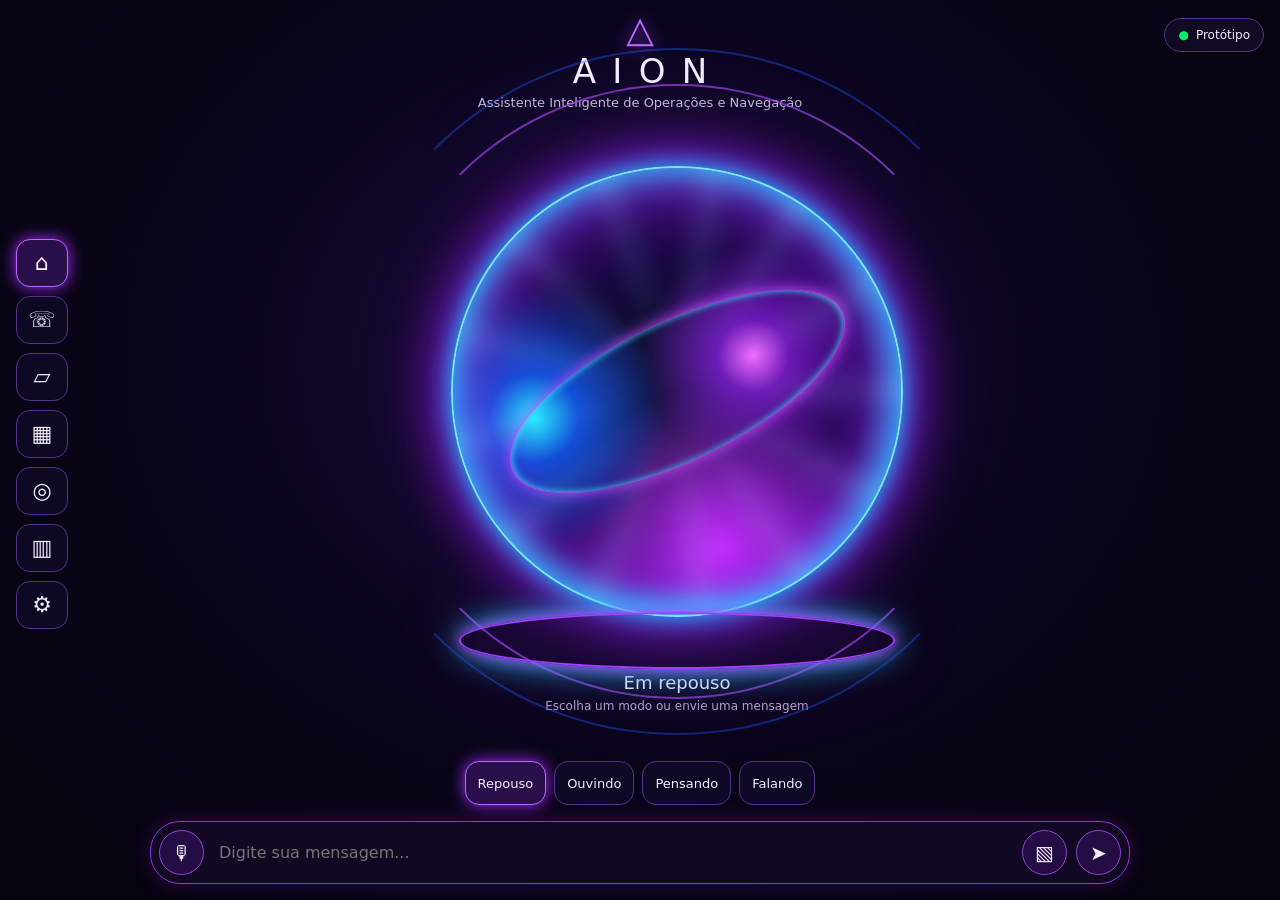
<file: index.html>
<!doctype html><html lang="pt-BR"><head><meta charset="utf-8"><meta name="viewport" content="width=device-width,initial-scale=1,viewport-fit=cover"><meta name="theme-color" content="#080414"><title>Aion Orb — Voz e ditado</title><link rel="manifest" href="./manifest.webmanifest"><link rel="icon" type="image/svg+xml" href="./icon.svg"><meta name="apple-mobile-web-app-capable" content="yes"><meta name="apple-mobile-web-app-status-bar-style" content="black-translucent"><meta name="apple-mobile-web-app-title" content="Aion"><style>
:root{font-family:system-ui,-apple-system,sans-serif;color:#f4edff;background:#070410}*{box-sizing:border-box}body{margin:0;min-height:100dvh;background:radial-gradient(ellipse at 50% 40%,#230d4a 0%,#09051b 46%,#05030b 100%);overflow-x:hidden}button,input{font:inherit}button{cursor:pointer;color:inherit}button:focus-visible,input:focus-visible{outline:3px solid #54e9ff;outline-offset:3px}.app{min-height:100dvh;display:flex;flex-direction:column;padding:env(safe-area-inset-top) max(16px,env(safe-area-inset-right)) max(16px,env(safe-area-inset-bottom)) max(16px,env(safe-area-inset-left));position:relative;isolation:isolate}.top{display:flex;justify-content:center;align-items:center;position:relative;padding:12px 90px 0}.brand{text-align:center}.triangle{font-size:36px;line-height:1;color:#bd6dff;text-shadow:0 0 16px #aa32ff}.brand h1{font-size:clamp(22px,4vw,34px);letter-spacing:.48em;font-weight:350;margin:3px 0 0;padding-left:.48em}.brand p{font-size:clamp(10px,1.7vw,13px);color:#c6b6e0;margin:4px 0}.online{position:absolute;right:0;top:18px;font-size:12px;border:1px solid #58318e;border-radius:30px;padding:9px 13px;background:#100a22}.online:before{content:'●';color:#00ee6c;margin-right:7px}.main{display:flex;flex:1;min-height:0;align-items:stretch}.nav{display:flex;flex-direction:column;gap:9px;justify-content:center;width:74px;flex-shrink:0}.nav button,.modes button{touch-action:manipulation;-webkit-tap-highlight-color:transparent;border:1px solid #57328c;background:#100a27cc;border-radius:14px;min-height:48px;transition:.2s}.nav button{width:52px;font-size:22px}.nav button[aria-pressed=true],.modes button[aria-pressed=true]{box-shadow:0 0 16px #a32cff;border-color:#b96aff;background:#29104a}.stage{flex:1;min-width:0;display:flex;flex-direction:column;align-items:center;justify-content:center;position:relative}.orb-wrap{position:relative;width:min(57vh,60vw,520px);aspect-ratio:1;min-width:160px;max-width:100%;display:grid;place-items:center;filter:drop-shadow(0 0 28px #8d20ed70);animation:float 5s ease-in-out infinite}.orb-wrap:before,.orb-wrap:after{content:'';position:absolute;border:2px solid #a747f4aa;border-left-color:transparent;border-right-color:transparent;border-radius:50%;inset:-10%;animation:spin 18s linear infinite;pointer-events:none}.orb-wrap:after{inset:-17%;border-color:#2258ff66 transparent;animation-direction:reverse;animation-duration:25s}.orb{width:88%;height:88%;border-radius:50%;position:relative;overflow:hidden;background:radial-gradient(circle at 67% 42%,#ed69ff 0%,#6b15b5 9%,transparent 28%),radial-gradient(circle at 18% 56%,#20efff 0%,#114dd7 10%,transparent 30%),radial-gradient(circle at 60% 85%,#c22dff 0%,transparent 35%),radial-gradient(circle at 48% 48%,#0e082e 22%,#2a0861 60%,#18c8ff 89%,#ef76ff 100%);border:2px solid #74e7ff;box-shadow:inset 0 0 38px #13dfff,inset 0 0 80px #a32cff,0 0 25px #0ccfff,0 0 60px #9a1aff;animation:breathe 3.2s ease-in-out infinite}.orb:before{content:'';position:absolute;inset:9%;border-radius:50%;border:2px solid #dc7aff80;transform:rotate(-26deg) scaleY(.38);box-shadow:0 0 25px #c344ff,0 0 12px #31dcff inset;animation:spin 7s linear infinite}.orb:after{content:'';position:absolute;inset:-20%;background:repeating-conic-gradient(from 20deg,transparent 0deg 11deg,#d87aff55 12deg,#13dfff55 14deg,transparent 16deg 28deg);filter:blur(13px);mix-blend-mode:screen;animation:spin 12s linear infinite}.ring{position:absolute;width:85%;height:11%;border:2px solid #a33dff;border-radius:50%;bottom:-4%;box-shadow:0 0 15px #bd39ff,0 0 32px #17d8ff;pointer-events:none}.status{margin-top:24px;text-align:center;min-height:60px}.status strong{font-size:18px;font-weight:450}.status p{font-size:12px;color:#b7a4d0;margin:6px 0}.modes{display:flex;justify-content:center;flex-wrap:wrap;gap:8px;margin:8px 0 16px}.modes button{font-size:13px;padding:9px 12px;min-height:44px}.composer{width:min(100%,980px);align-self:center;display:flex;align-items:center;gap:9px;border:1px solid #9135ec;border-radius:30px;padding:8px;background:#140925e8;box-shadow:0 0 22px #7e18b750}.composer input{flex:1;min-width:0;border:0;background:transparent;color:white;outline:0;padding:12px 6px;font-size:16px}.composer button{touch-action:manipulation;-webkit-tap-highlight-color:transparent;border:1px solid #8d45d7;border-radius:50%;background:#240c44;width:45px;height:45px;flex-shrink:0;font-size:20px}.composer button:active,.nav button:active,.modes button:active{transform:scale(.95)}.message{overflow-wrap:anywhere;width:min(100%,800px);margin:0 auto 12px;min-height:34px;text-align:center;color:#e8d8ff;font-size:14px;line-height:1.4}.message:empty{display:none}.panel{position:fixed;z-index:20;inset:auto 12px 90px auto;width:min(340px,calc(100vw - 24px));padding:20px;border:1px solid #8d45d7;border-radius:18px;background:#160b2b;box-shadow:0 10px 45px #000c}.panel[hidden]{display:none}.panel h2{font-size:18px;margin:0 0 10px}.panel p{font-size:13px;line-height:1.5;white-space:pre-wrap;overflow-wrap:anywhere;max-height:40vh;overflow:auto}.panel button{padding:10px 15px;background:#321457;border:1px solid #a76aff;border-radius:10px}.sr-only{position:absolute;width:1px;height:1px;overflow:hidden;clip:rect(0,0,0,0)}@media(hover:hover){.nav button:hover,.modes button:hover,.composer button:hover{border-color:#a7ecff;box-shadow:0 0 18px #3ad7ff45}}@media(max-width:380px){.nav{gap:3px}.nav button{width:40px;font-size:17px}.modes{gap:4px}.modes button{font-size:11px;padding:7px}.composer{gap:5px}.composer button{width:42px;height:42px}}body[data-mode=thinking] .orb{animation-duration:.85s;filter:hue-rotate(18deg)}body[data-mode=listening] .orb{animation-duration:1.3s}body[data-mode=speaking] .orb{animation-duration:.48s}body[data-reduced=true] *,body[data-reduced=true] *:before,body[data-reduced=true] *:after{animation:none!important;transition:none!important}@keyframes spin{to{transform:rotate(360deg)}}@keyframes breathe{50%{transform:scale(1.055);filter:brightness(1.25)}}@keyframes float{50%{transform:translateY(-10px)}}@media(max-width:700px){.top{padding:14px 0 0}.online{top:6px;right:0;font-size:0;padding:8px}.online:before{margin:0;font-size:13px}.brand h1{font-size:24px}.brand p{max-width:220px;line-height:1.4}.main{flex-direction:column-reverse}.nav{width:100%;flex-direction:row;justify-content:center;gap:7px;padding:8px 0}.nav button{width:44px;min-height:44px;font-size:18px;border-radius:12px}.stage{min-height:0}.orb-wrap{width:min(75vw,39dvh,400px);min-width:160px}.status{margin-top:15px;min-height:48px}.modes{margin:4px 0 10px}.modes button{padding:7px 9px;font-size:12px}.composer{margin-bottom:4px}.panel{bottom:125px}}@media(max-height:650px){.orb-wrap{width:min(45vw,31dvh,300px)}.status{margin-top:8px}.top{padding-top:4px}.nav{gap:5px}.nav button{min-height:40px}.modes{margin:0 0 6px}}@media(prefers-reduced-motion:reduce){*,*:before,*:after{animation:none!important;transition:none!important}}
</style></head><body data-mode="idle"><div class="app"><header class="top"><div class="brand"><div class="triangle" aria-hidden="true">△</div><h1>AION</h1><p>Assistente Inteligente de Operações e Navegação</p></div><div class="online" aria-label="Protótipo local ativo">Protótipo</div></header><div class="main"><nav class="nav" aria-label="Menu principal"><button type="button" data-panel="inicio" aria-label="Início" title="Início" aria-pressed="true">⌂</button><button type="button" data-panel="conversas" aria-label="Conversas" title="Conversas">☏</button><button type="button" data-panel="projetos" aria-label="Projetos" title="Projetos">▱</button><button type="button" data-panel="agenda" aria-label="Agenda" title="Agenda">▦</button><button type="button" data-panel="metas" aria-label="Metas" title="Metas">◎</button><button type="button" data-panel="dados" aria-label="Desempenho" title="Desempenho">▥</button><button type="button" data-panel="config" aria-label="Configurações" title="Configurações">⚙</button></nav><main class="stage" id="main"><div class="orb-wrap" role="img" aria-label="Esfera de energia violeta e azul-ciano pulsando"><div class="orb"></div><div class="ring"></div></div><div class="status" role="status" aria-live="polite"><strong id="state">Em repouso</strong><p id="hint">Escolha um modo ou envie uma mensagem</p></div></main></div><div class="modes" role="group" aria-label="Modos da esfera"><button type="button" data-mode="idle" aria-pressed="true">Repouso</button><button type="button" data-mode="listening">Ouvindo</button><button type="button" data-mode="thinking">Pensando</button><button type="button" data-mode="speaking">Falando</button></div><div class="message" id="message" role="status" aria-live="polite" aria-atomic="true"></div><form class="composer" id="form"><button type="button" id="mic" aria-label="Microfone">🎙</button><label for="prompt" class="sr-only">Digite sua mensagem</label><input id="prompt" autocomplete="off" placeholder="Digite sua mensagem..." maxlength="500"><button type="button" id="attach" aria-label="Anexar arquivo">▧</button><input type="file" id="file" hidden><button type="submit" aria-label="Enviar mensagem">➤</button></form><section class="panel" id="panel" hidden aria-live="polite"><h2 id="panelTitle"></h2><p id="panelText"></p><button type="button" id="panelAction" hidden></button> <button type="button" id="closePanel">Fechar</button></section></div><script>
(()=>{'use strict';const $=id=>document.getElementById(id),names={idle:['Em repouso','A esfera está ativa'],listening:['Ouvindo...','Modo visual de escuta (sem captura automática)'],thinking:['Processando...','Simulação de processamento'],speaking:['Respondendo...','Demonstração de voz do navegador']};let mode='idle',pending=null;const historyKey='aion-orb-history-v22';let history=[];try{history=JSON.parse(localStorage.getItem(historyKey)||'[]');if(!Array.isArray(history))history=[]}catch(e){history=[]}function saveHistory(){try{localStorage.setItem(historyKey,JSON.stringify(history.slice(-40)))}catch(e){}}function setMode(m){if(!names[m])return;mode=m;document.body.dataset.mode=m;$('state').textContent=names[m][0];$('hint').textContent=names[m][1];document.querySelectorAll('[data-mode]').forEach(b=>b.setAttribute('aria-pressed',String(b.dataset.mode===m)))}document.querySelectorAll('button[data-mode]').forEach(b=>b.addEventListener('click',()=>{if(pending)clearTimeout(pending);if(window.speechSynthesis)window.speechSynthesis.cancel();setMode(b.dataset.mode);$('message').textContent='Modo '+b.textContent+' ativado.';if(b.dataset.mode==='speaking')speak('Olá! Eu sou o AION. Esta é uma demonstração da minha voz.')}));function speak(t){if(!('speechSynthesis'in window)){$('message').textContent='Este navegador não oferece síntese de voz.';return}try{let u=new SpeechSynthesisUtterance(t);u.lang='pt-BR';u.rate=.95;u.onend=()=>setMode('idle');u.onerror=()=>{$('message').textContent='Voz indisponível neste navegador.';setMode('idle')};speechSynthesis.cancel();speechSynthesis.speak(u)}catch(e){$('message').textContent='Não foi possível iniciar a voz.';setMode('idle')}}// Ligação opcional com llama.cpp, apenas no próprio dispositivo.
// Requer llama-server local em 127.0.0.1:8081 e acesso CORS habilitado.
const modelFlag='aion-orb-llama-local-enabled';
let modelEnabled=false;
try{modelEnabled=localStorage.getItem(modelFlag)==='true'}catch(e){}
const organizerPattern=/^(?:tarefa\s*:|meta\s*:|nota\s*:|evento\s*:|tarefas$|metas$|notas$|agenda$|concluir\s+\d+$|excluir\s+(?:tarefa|nota|evento)\s+\d+$|restaurar$|backup$|resumo$|ajuda$|comandos$)/i;
function setLocalModel(enabled){
 modelEnabled=enabled;
 try{localStorage.setItem(modelFlag,String(enabled))}catch(e){}
 return enabled?'IA local ativada. Certifique-se de que llama-server esteja ativo em 127.0.0.1:8081.':'IA local desativada. Comandos do organizador permanecem disponíveis.';
}
async function askLocalModel(question){
 const controller=new AbortController(),timer=setTimeout(()=>controller.abort(),30000);
 try{
  const context=history.slice(0,-1).slice(-12).filter(x=>['Você','AION'].includes(x.who)).map(x=>({role:x.who==='Você'?'user':'assistant',content:x.text}));
  const response=await fetch('http://127.0.0.1:8081/v1/chat/completions',{
   method:'POST',headers:{'Content-Type':'application/json'},
   body:JSON.stringify({model:'local',messages:[{role:'system',content:'Você é AION, um assistente local em português do Brasil. Seja claro, útil e honesto. Não afirme ter executado ações externas.'},...context,{role:'user',content:question}],max_tokens:256,temperature:0.6,stream:false}),
   signal:controller.signal
  });
  if(!response.ok)throw Error('HTTP '+response.status);
  const result=await response.json();
  const text=result?.choices?.[0]?.message?.content;
  if(typeof text!=='string'||!text.trim())throw Error('resposta vazia');
  return text.trim().slice(0,6000);
 }finally{clearTimeout(timer)}
}
$('form').addEventListener('submit',async e=>{
 e.preventDefault();
 const t=$('prompt').value.trim();
 if(!t){$('message').textContent='Digite uma mensagem.';return}
 if(pending)clearTimeout(pending);
 if(window.speechSynthesis)window.speechSynthesis.cancel();
 $('prompt').value='';
 setMode('thinking');
 $('message').textContent='Você: '+t;
 history.push({who:'Você',text:t});history=history.slice(-40);saveHistory();
 const lower=t.toLocaleLowerCase('pt-BR');
 let answer;
 try{
  if(lower==='modelo ligar'||lower==='ia ligar')answer=setLocalModel(true);
  else if(lower==='modelo desligar'||lower==='ia desligar')answer=setLocalModel(false);
  else if(lower==='modelo status'||lower==='ia status')answer='IA local: '+(modelEnabled?'ativada':'desativada')+'. Endereço local: 127.0.0.1:8081.';
  else if(modelEnabled&&!organizerPattern.test(t))answer=await askLocalModel(t);
  else answer=localAnswer(t);
 }catch(error){
  answer='Não foi possível consultar a IA local ('+(error?.name==='AbortError'?'tempo esgotado':error?.message||'erro')+'). Confira o llama-server na porta 8080 e a permissão CORS. Seus comandos locais continuam disponíveis.';
 }
 setMode('speaking');
 $('message').textContent='AION: '+answer;
 history.push({who:'AION',text:answer});history=history.slice(-40);saveHistory();
 speak(answer);
});
$('attach').addEventListener('click',()=>$('file').click());$('file').addEventListener('change',async()=>{const file=$('file').files?.[0];if(!file)return;if(file.size>1024*1024){$('message').textContent='Arquivo muito grande. Limite: 1 MB.';$('file').value='';return}if(!file.name.toLowerCase().endsWith('.json')){$('message').textContent='Selecione um backup JSON do AION.';$('file').value='';return}try{const raw=JSON.parse(await file.text());const valid=raw&&raw.version===1&&Array.isArray(raw.tasks)&&Array.isArray(raw.notes)&&Array.isArray(raw.events)&&Array.isArray(raw.history)&&raw.tasks.length<=1000&&raw.notes.length<=1000&&raw.events.length<=1000&&raw.history.length<=40&&raw.tasks.every(x=>x&&typeof x.text==='string'&&x.text.length<=2000&&typeof x.done==='boolean')&&raw.notes.every(x=>typeof x==='string'&&x.length<=2000)&&raw.events.every(x=>x&&typeof x.date==='string'&&/^\d{4}-\d{2}-\d{2}$/.test(x.date)&&typeof x.text==='string'&&x.text.length<=2000)&&raw.history.every(x=>x&&['Você','AION'].includes(x.who)&&typeof x.text==='string'&&x.text.length<=4000);if(!valid)throw Error('Formato de backup inválido.');if(!window.confirm('Restaurar este backup? As tarefas, notas, eventos e conversas atuais serão substituídos.')){$('message').textContent='Restauração cancelada.';return}const next={tasks:raw.tasks,notes:raw.notes,events:raw.events};const previousData=localStorage.getItem(storeKey),previousHistory=localStorage.getItem(historyKey);try{localStorage.setItem(storeKey,JSON.stringify(next));localStorage.setItem(historyKey,JSON.stringify(raw.history))}catch(writeError){try{if(previousData===null)localStorage.removeItem(storeKey);else localStorage.setItem(storeKey,previousData);if(previousHistory===null)localStorage.removeItem(historyKey);else localStorage.setItem(historyKey,previousHistory)}catch(rollbackError){}throw Error('Falha ao salvar o backup. Seus dados anteriores foram preservados quando possível.')}data=next;history=raw.history;$('message').textContent='Backup restaurado com sucesso. Abra os painéis para consultar os dados.';}catch(e){$('message').textContent='Não foi possível restaurar: '+(e.message||'arquivo inválido')}finally{$('file').value=''}});let micStream=null,recorder=null,audioChunks=[],recording=false,recognizer=null,recognizing=false,lastAudioUrl=null;
const micButton=$('mic');
function micStatus(t){$('message').textContent=t}
function resetMic(){recording=false;recognizing=false;micButton.textContent='🎙';micButton.setAttribute('aria-label','Usar microfone');setMode('idle')}
function stopTracks(){if(micStream){micStream.getTracks().forEach(t=>t.stop());micStream=null}}
function showAudio(blob){if(lastAudioUrl)URL.revokeObjectURL(lastAudioUrl);lastAudioUrl=URL.createObjectURL(blob);const box=$('message');box.replaceChildren();const title=document.createElement('span');title.textContent='Áudio gravado localmente (não transcrito): ';const player=document.createElement('audio');player.controls=true;player.src=lastAudioUrl;player.style.maxWidth='100%';box.append(title,player)}
async function stopRecording(){if(recorder&&recorder.state==='recording'){recorder.stop()}else stopTracks();resetMic()}
async function startRecording(){
 if(!navigator.mediaDevices?.getUserMedia||!window.MediaRecorder){micStatus('Captura indisponível. Use o microfone do teclado para ditar sua mensagem.');return}
 try{micStream=await navigator.mediaDevices.getUserMedia({audio:true});audioChunks=[];recorder=new MediaRecorder(micStream);
 recorder.ondataavailable=e=>{if(e.data&&e.data.size)audioChunks.push(e.data)};
 recorder.onstop=()=>{stopTracks();if(!audioChunks.length){micStatus('Nenhum áudio capturado.');return}showAudio(new Blob(audioChunks,{type:recorder.mimeType||'audio/mp4'}))};
 recorder.onerror=()=>{stopTracks();resetMic();micStatus('Falha na gravação. Verifique a permissão do microfone.')};
 recorder.start();recording=true;micButton.textContent='■';micButton.setAttribute('aria-label','Parar gravação');setMode('listening');micStatus('Gravando neste dispositivo. Toque no quadrado para parar e reproduzir.')}
 catch(e){stopTracks();resetMic();micStatus('Microfone indisponível ('+(e.name||'erro')+'). Use o ditado do teclado.')}
}
micButton.addEventListener('click',async()=>{
 if(recognizing){recognizer?.stop();return}
 if(recording){await stopRecording();return}
 const Recognition=window.SpeechRecognition||window.webkitSpeechRecognition;
 if(Recognition){try{recognizer=new Recognition();recognizer.lang='pt-BR';recognizer.interimResults=false;recognizer.maxAlternatives=1;
 recognizer.onresult=e=>{const transcript=e.results?.[0]?.[0]?.transcript;if(transcript){$('prompt').value=transcript;$('prompt').focus();micStatus('Ditado preenchido. Revise a mensagem e toque em enviar.')}};
 recognizer.onerror=e=>{micStatus('Ditado indisponível ('+(e.error||'erro')+'). Use o microfone do teclado ou tente gravar áudio.');resetMic()};
 recognizer.onend=()=>{recognizing=false;micButton.textContent='🎙';micButton.setAttribute('aria-label','Usar microfone');setMode('idle')};
 recognizer.start();recognizing=true;micButton.textContent='■';micButton.setAttribute('aria-label','Parar ditado');setMode('listening');micStatus('Ouvindo para ditado. Fale sua mensagem.');return}
 catch(e){resetMic()}}
 await startRecording();
});
const storeKey='aion-orb-organizer';let data={tasks:[],notes:[],events:[]};try{const saved=JSON.parse(localStorage.getItem(storeKey)||'{}');for(const k of Object.keys(data))if(Array.isArray(saved[k]))data[k]=saved[k]}catch(e){}
function saveData(){try{localStorage.setItem(storeKey,JSON.stringify(data))}catch(e){}}
function localAnswer(raw){const t=raw.trim(),l=t.toLocaleLowerCase('pt-BR');let m;
 if((m=t.match(/^(?:tarefa|meta)\s*:\s*(.+)$/i))){data.tasks.push({text:m[1],done:false});saveData();return 'Tarefa adicionada: '+m[1]}
 if((m=t.match(/^nota\s*:\s*(.+)$/i))){data.notes.push(m[1]);saveData();return 'Nota salva: '+m[1]}
 if((m=t.match(/^evento\s*:\s*(\d{4}-\d{2}-\d{2})\s+(.+)$/i))){const dt=new Date(m[1]+'T12:00:00');if(!Number.isFinite(dt.getTime())||dt.toISOString().slice(0,10)!==m[1])return 'Data inválida. Use AAAA-MM-DD.';data.events.push({date:m[1],text:m[2]});saveData();return 'Evento registrado para '+m[1]+': '+m[2]}
 if(l==='tarefas'||l==='metas')return data.tasks.length?data.tasks.map((x,i)=>(i+1)+'. '+(x.done?'[feito] ':'')+x.text).join(' | '):'Sem tarefas. Digite tarefa: descrição';
 if(l==='notas')return data.notes.length?data.notes.map((x,i)=>(i+1)+'. '+x).join(' | '):'Sem notas. Digite nota: descrição';
 if(l==='agenda')return data.events.length?[...data.events].sort((a,b)=>a.date.localeCompare(b.date)).map(x=>x.date+' — '+x.text).join(' | '):'Sem eventos. Digite evento: AAAA-MM-DD descrição';
 if((m=l.match(/^concluir\s+(\d+)$/))){const i=Number(m[1])-1;if(data.tasks[i]){data.tasks[i].done=true;saveData();return 'Tarefa concluída: '+data.tasks[i].text}return 'Número de tarefa não encontrado.'}
 if((m=l.match(/^excluir\s+(tarefa|nota|evento)\s+(\d+)$/))){const key={tarefa:'tasks',nota:'notes',evento:'events'}[m[1]],i=Number(m[2])-1;if(!data[key][i])return 'Registro não encontrado.';data[key].splice(i,1);saveData();return 'Registro excluído.'}
 if(l==='restaurar'){ $('file').click();return 'Selecione um backup JSON do AION para restaurar.'}
 if(l==='backup'){try{const payload=JSON.stringify({version:1,exportedAt:new Date().toISOString(),tasks:data.tasks,notes:data.notes,events:data.events,history:history.slice(-40)},null,2);const url=URL.createObjectURL(new Blob([payload],{type:'application/json'}));const a=document.createElement('a');a.href=url;a.download='aion-orb-backup.json';document.body.appendChild(a);a.click();a.remove();setTimeout(()=>URL.revokeObjectURL(url),1500);return 'Backup gerado. Guarde o arquivo em local seguro: ele contém seus registros.'}catch(e){return 'Não foi possível exportar o backup neste navegador.'}}
 if(l==='resumo')return 'Tarefas: '+data.tasks.length+'; concluídas: '+data.tasks.filter(x=>x.done).length+'; notas: '+data.notes.length+'; eventos: '+data.events.length+'.';
 if(l==='ajuda'||l==='comandos')return 'Comandos: tarefa: ... | nota: ... | evento: AAAA-MM-DD ... | tarefas | notas | agenda | concluir 1 | excluir tarefa 1 | resumo | backup | restaurar. Dados salvos neste navegador.';
 return 'Modo local sem IA conectada. Posso organizar tarefas, notas e eventos. Digite ajuda para ver os comandos.';
}
function renderDataPanel(k){if(k==='projetos')return data.notes.length?'Notas: '+data.notes.slice(-10).join(' | '):'Sem notas. Digite nota: sua anotação.';if(k==='agenda')return localAnswer('agenda');if(k==='metas')return localAnswer('tarefas');return null}
const panels={inicio:['Início','Você está na tela principal do AION Orb.'],conversas:['Conversas','O histórico de conversas será integrado em uma etapa futura.'],projetos:['Projetos','Área reservada aos projetos do AION.'],agenda:['Agenda','Integração com calendário planejada para uma próxima versão.'],metas:['Metas','Painel de metas em desenvolvimento.'],dados:['Desempenho','Estatísticas e indicadores serão adicionados futuramente.'],config:['Configurações','Você pode ativar ou desativar as animações.']};document.querySelectorAll('[data-panel]').forEach(b=>b.addEventListener('click',()=>{document.querySelectorAll('[data-panel]').forEach(n=>n.setAttribute('aria-pressed',String(n===b)));const k=b.dataset.panel;const localPanel=renderDataPanel(k);if(localPanel!==null)panels[k][1]=localPanel;if(k==='conversas'){panels.conversas[1]=history.length?history.slice(-8).map(x=>x.who+': '+x.text).join(' | '):'Nenhuma mensagem salva neste dispositivo.'}if(k==='dados'){panels.dados[1]='Mensagens: '+history.length+'; tarefas: '+data.tasks.length+'; notas: '+data.notes.length+'; eventos: '+data.events.length+'. Armazenamento local, sem sincronização.'} $('panelTitle').textContent=panels[k][0];$('panelText').textContent=panels[k][1];$('panel').hidden=false;$('panelAction').hidden=k!=='config';if(k==='config'){$('panelAction').textContent=document.body.dataset.reduced==='true'?'Ativar animações':'Reduzir animações'}}));$('panelAction').addEventListener('click',()=>{const v=document.body.dataset.reduced!=='true';document.body.dataset.reduced=String(v);$('panelAction').textContent=v?'Ativar animações':'Reduzir animações';$('panelText').textContent=v?'Animações reduzidas.':'Animações ativadas.'});$('closePanel').addEventListener('click',()=>$('panel').hidden=true);})();
</script><script src="./pwa-init.js" defer></script></body></html>
</file>
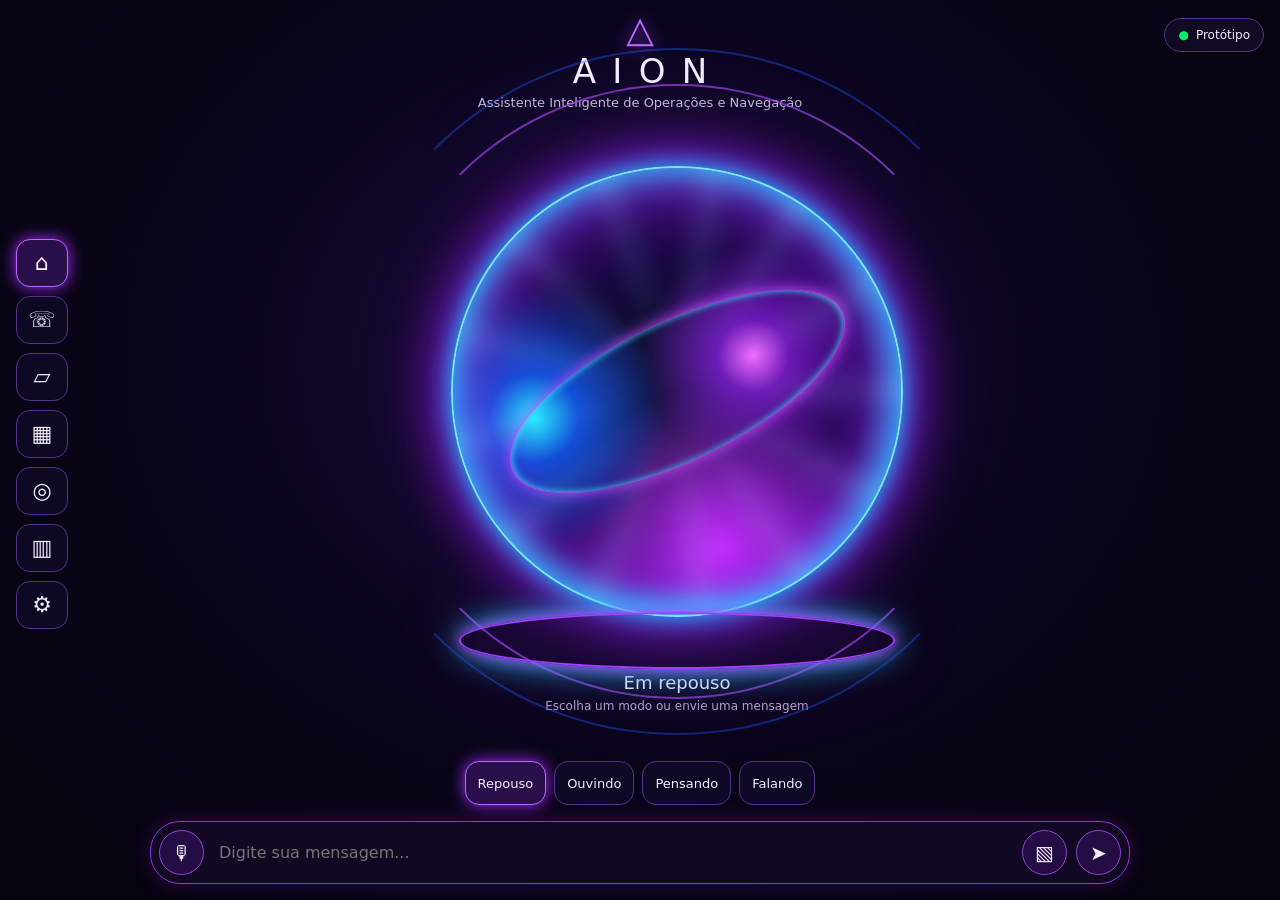
<file: docs/index.html>
<!doctype html><html lang="pt-BR"><head><meta charset="utf-8"><meta name="viewport" content="width=device-width,initial-scale=1,viewport-fit=cover"><meta name="theme-color" content="#080414"><title>Aion Orb — Voz e ditado</title><link rel="manifest" href="./manifest.webmanifest"><link rel="icon" type="image/svg+xml" href="./icon.svg"><meta name="apple-mobile-web-app-capable" content="yes"><meta name="apple-mobile-web-app-status-bar-style" content="black-translucent"><meta name="apple-mobile-web-app-title" content="Aion"><style>
:root{font-family:system-ui,-apple-system,sans-serif;color:#f4edff;background:#070410}*{box-sizing:border-box}body{margin:0;min-height:100dvh;background:radial-gradient(ellipse at 50% 40%,#230d4a 0%,#09051b 46%,#05030b 100%);overflow-x:hidden}button,input{font:inherit}button{cursor:pointer;color:inherit}button:focus-visible,input:focus-visible{outline:3px solid #54e9ff;outline-offset:3px}.app{min-height:100dvh;display:flex;flex-direction:column;padding:env(safe-area-inset-top) max(16px,env(safe-area-inset-right)) max(16px,env(safe-area-inset-bottom)) max(16px,env(safe-area-inset-left));position:relative;isolation:isolate}.top{display:flex;justify-content:center;align-items:center;position:relative;padding:12px 90px 0}.brand{text-align:center}.triangle{font-size:36px;line-height:1;color:#bd6dff;text-shadow:0 0 16px #aa32ff}.brand h1{font-size:clamp(22px,4vw,34px);letter-spacing:.48em;font-weight:350;margin:3px 0 0;padding-left:.48em}.brand p{font-size:clamp(10px,1.7vw,13px);color:#c6b6e0;margin:4px 0}.online{position:absolute;right:0;top:18px;font-size:12px;border:1px solid #58318e;border-radius:30px;padding:9px 13px;background:#100a22}.online:before{content:'●';color:#00ee6c;margin-right:7px}.main{display:flex;flex:1;min-height:0;align-items:stretch}.nav{display:flex;flex-direction:column;gap:9px;justify-content:center;width:74px;flex-shrink:0}.nav button,.modes button{touch-action:manipulation;-webkit-tap-highlight-color:transparent;border:1px solid #57328c;background:#100a27cc;border-radius:14px;min-height:48px;transition:.2s}.nav button{width:52px;font-size:22px}.nav button[aria-pressed=true],.modes button[aria-pressed=true]{box-shadow:0 0 16px #a32cff;border-color:#b96aff;background:#29104a}.stage{flex:1;min-width:0;display:flex;flex-direction:column;align-items:center;justify-content:center;position:relative}.orb-wrap{position:relative;width:min(57vh,60vw,520px);aspect-ratio:1;min-width:160px;max-width:100%;display:grid;place-items:center;filter:drop-shadow(0 0 28px #8d20ed70);animation:float 5s ease-in-out infinite}.orb-wrap:before,.orb-wrap:after{content:'';position:absolute;border:2px solid #a747f4aa;border-left-color:transparent;border-right-color:transparent;border-radius:50%;inset:-10%;animation:spin 18s linear infinite;pointer-events:none}.orb-wrap:after{inset:-17%;border-color:#2258ff66 transparent;animation-direction:reverse;animation-duration:25s}.orb{width:88%;height:88%;border-radius:50%;position:relative;overflow:hidden;background:radial-gradient(circle at 67% 42%,#ed69ff 0%,#6b15b5 9%,transparent 28%),radial-gradient(circle at 18% 56%,#20efff 0%,#114dd7 10%,transparent 30%),radial-gradient(circle at 60% 85%,#c22dff 0%,transparent 35%),radial-gradient(circle at 48% 48%,#0e082e 22%,#2a0861 60%,#18c8ff 89%,#ef76ff 100%);border:2px solid #74e7ff;box-shadow:inset 0 0 38px #13dfff,inset 0 0 80px #a32cff,0 0 25px #0ccfff,0 0 60px #9a1aff;animation:breathe 3.2s ease-in-out infinite}.orb:before{content:'';position:absolute;inset:9%;border-radius:50%;border:2px solid #dc7aff80;transform:rotate(-26deg) scaleY(.38);box-shadow:0 0 25px #c344ff,0 0 12px #31dcff inset;animation:spin 7s linear infinite}.orb:after{content:'';position:absolute;inset:-20%;background:repeating-conic-gradient(from 20deg,transparent 0deg 11deg,#d87aff55 12deg,#13dfff55 14deg,transparent 16deg 28deg);filter:blur(13px);mix-blend-mode:screen;animation:spin 12s linear infinite}.ring{position:absolute;width:85%;height:11%;border:2px solid #a33dff;border-radius:50%;bottom:-4%;box-shadow:0 0 15px #bd39ff,0 0 32px #17d8ff;pointer-events:none}.status{margin-top:24px;text-align:center;min-height:60px}.status strong{font-size:18px;font-weight:450}.status p{font-size:12px;color:#b7a4d0;margin:6px 0}.modes{display:flex;justify-content:center;flex-wrap:wrap;gap:8px;margin:8px 0 16px}.modes button{font-size:13px;padding:9px 12px;min-height:44px}.composer{width:min(100%,980px);align-self:center;display:flex;align-items:center;gap:9px;border:1px solid #9135ec;border-radius:30px;padding:8px;background:#140925e8;box-shadow:0 0 22px #7e18b750}.composer input{flex:1;min-width:0;border:0;background:transparent;color:white;outline:0;padding:12px 6px;font-size:16px}.composer button{touch-action:manipulation;-webkit-tap-highlight-color:transparent;border:1px solid #8d45d7;border-radius:50%;background:#240c44;width:45px;height:45px;flex-shrink:0;font-size:20px}.composer button:active,.nav button:active,.modes button:active{transform:scale(.95)}.message{overflow-wrap:anywhere;width:min(100%,800px);margin:0 auto 12px;min-height:34px;text-align:center;color:#e8d8ff;font-size:14px;line-height:1.4}.message:empty{display:none}.panel{position:fixed;z-index:20;inset:auto 12px 90px auto;width:min(340px,calc(100vw - 24px));padding:20px;border:1px solid #8d45d7;border-radius:18px;background:#160b2b;box-shadow:0 10px 45px #000c}.panel[hidden]{display:none}.panel h2{font-size:18px;margin:0 0 10px}.panel p{font-size:13px;line-height:1.5;white-space:pre-wrap;overflow-wrap:anywhere;max-height:40vh;overflow:auto}.panel button{padding:10px 15px;background:#321457;border:1px solid #a76aff;border-radius:10px}.sr-only{position:absolute;width:1px;height:1px;overflow:hidden;clip:rect(0,0,0,0)}@media(hover:hover){.nav button:hover,.modes button:hover,.composer button:hover{border-color:#a7ecff;box-shadow:0 0 18px #3ad7ff45}}@media(max-width:380px){.nav{gap:3px}.nav button{width:40px;font-size:17px}.modes{gap:4px}.modes button{font-size:11px;padding:7px}.composer{gap:5px}.composer button{width:42px;height:42px}}body[data-mode=thinking] .orb{animation-duration:.85s;filter:hue-rotate(18deg)}body[data-mode=listening] .orb{animation-duration:1.3s}body[data-mode=speaking] .orb{animation-duration:.48s}body[data-reduced=true] *,body[data-reduced=true] *:before,body[data-reduced=true] *:after{animation:none!important;transition:none!important}@keyframes spin{to{transform:rotate(360deg)}}@keyframes breathe{50%{transform:scale(1.055);filter:brightness(1.25)}}@keyframes float{50%{transform:translateY(-10px)}}@media(max-width:700px){.top{padding:14px 0 0}.online{top:6px;right:0;font-size:0;padding:8px}.online:before{margin:0;font-size:13px}.brand h1{font-size:24px}.brand p{max-width:220px;line-height:1.4}.main{flex-direction:column-reverse}.nav{width:100%;flex-direction:row;justify-content:center;gap:7px;padding:8px 0}.nav button{width:44px;min-height:44px;font-size:18px;border-radius:12px}.stage{min-height:0}.orb-wrap{width:min(75vw,39dvh,400px);min-width:160px}.status{margin-top:15px;min-height:48px}.modes{margin:4px 0 10px}.modes button{padding:7px 9px;font-size:12px}.composer{margin-bottom:4px}.panel{bottom:125px}}@media(max-height:650px){.orb-wrap{width:min(45vw,31dvh,300px)}.status{margin-top:8px}.top{padding-top:4px}.nav{gap:5px}.nav button{min-height:40px}.modes{margin:0 0 6px}}@media(prefers-reduced-motion:reduce){*,*:before,*:after{animation:none!important;transition:none!important}}
</style></head><body data-mode="idle"><div class="app"><header class="top"><div class="brand"><div class="triangle" aria-hidden="true">△</div><h1>AION</h1><p>Assistente Inteligente de Operações e Navegação</p></div><div class="online" aria-label="Protótipo local ativo">Protótipo</div></header><div class="main"><nav class="nav" aria-label="Menu principal"><button type="button" data-panel="inicio" aria-label="Início" title="Início" aria-pressed="true">⌂</button><button type="button" data-panel="conversas" aria-label="Conversas" title="Conversas">☏</button><button type="button" data-panel="projetos" aria-label="Projetos" title="Projetos">▱</button><button type="button" data-panel="agenda" aria-label="Agenda" title="Agenda">▦</button><button type="button" data-panel="metas" aria-label="Metas" title="Metas">◎</button><button type="button" data-panel="dados" aria-label="Desempenho" title="Desempenho">▥</button><button type="button" data-panel="config" aria-label="Configurações" title="Configurações">⚙</button></nav><main class="stage" id="main"><div class="orb-wrap" role="img" aria-label="Esfera de energia violeta e azul-ciano pulsando"><div class="orb"></div><div class="ring"></div></div><div class="status" role="status" aria-live="polite"><strong id="state">Em repouso</strong><p id="hint">Escolha um modo ou envie uma mensagem</p></div></main></div><div class="modes" role="group" aria-label="Modos da esfera"><button type="button" data-mode="idle" aria-pressed="true">Repouso</button><button type="button" data-mode="listening">Ouvindo</button><button type="button" data-mode="thinking">Pensando</button><button type="button" data-mode="speaking">Falando</button></div><div class="message" id="message" role="status" aria-live="polite" aria-atomic="true"></div><form class="composer" id="form"><button type="button" id="mic" aria-label="Microfone">🎙</button><label for="prompt" class="sr-only">Digite sua mensagem</label><input id="prompt" autocomplete="off" placeholder="Digite sua mensagem..." maxlength="500"><button type="button" id="attach" aria-label="Anexar arquivo">▧</button><input type="file" id="file" hidden><button type="submit" aria-label="Enviar mensagem">➤</button></form><section class="panel" id="panel" hidden aria-live="polite"><h2 id="panelTitle"></h2><p id="panelText"></p><button type="button" id="panelAction" hidden></button> <button type="button" id="closePanel">Fechar</button></section></div><script>
(()=>{'use strict';const $=id=>document.getElementById(id),names={idle:['Em repouso','A esfera está ativa'],listening:['Ouvindo...','Modo visual de escuta (sem captura automática)'],thinking:['Processando...','Simulação de processamento'],speaking:['Respondendo...','Demonstração de voz do navegador']};let mode='idle',pending=null;const historyKey='aion-orb-history-v22';let history=[];try{history=JSON.parse(localStorage.getItem(historyKey)||'[]');if(!Array.isArray(history))history=[]}catch(e){history=[]}function saveHistory(){try{localStorage.setItem(historyKey,JSON.stringify(history.slice(-40)))}catch(e){}}function setMode(m){if(!names[m])return;mode=m;document.body.dataset.mode=m;$('state').textContent=names[m][0];$('hint').textContent=names[m][1];document.querySelectorAll('[data-mode]').forEach(b=>b.setAttribute('aria-pressed',String(b.dataset.mode===m)))}document.querySelectorAll('button[data-mode]').forEach(b=>b.addEventListener('click',()=>{if(pending)clearTimeout(pending);if(window.speechSynthesis)window.speechSynthesis.cancel();setMode(b.dataset.mode);$('message').textContent='Modo '+b.textContent+' ativado.';if(b.dataset.mode==='speaking')speak('Olá! Eu sou o AION. Esta é uma demonstração da minha voz.')}));function speak(t){if(!('speechSynthesis'in window)){$('message').textContent='Este navegador não oferece síntese de voz.';return}try{let u=new SpeechSynthesisUtterance(t);u.lang='pt-BR';u.rate=.95;u.onend=()=>setMode('idle');u.onerror=()=>{$('message').textContent='Voz indisponível neste navegador.';setMode('idle')};speechSynthesis.cancel();speechSynthesis.speak(u)}catch(e){$('message').textContent='Não foi possível iniciar a voz.';setMode('idle')}}$('form').addEventListener('submit',e=>{e.preventDefault();const t=$('prompt').value.trim();if(!t){$('message').textContent='Digite uma mensagem para testar.';return}if(pending)clearTimeout(pending);$('prompt').value='';setMode('thinking');$('message').textContent='Você: '+t;history.push({who:'Você',text:t});history=history.slice(-40);saveHistory();pending=setTimeout(()=>{setMode('speaking');const answer=localAnswer(t);$('message').textContent='AION: '+answer;history.push({who:'AION',text:answer});history=history.slice(-40);saveHistory();speak(answer)},850)});$('attach').addEventListener('click',()=>$('file').click());$('file').addEventListener('change',async()=>{const file=$('file').files?.[0];if(!file)return;if(file.size>1024*1024){$('message').textContent='Arquivo muito grande. Limite: 1 MB.';$('file').value='';return}if(!file.name.toLowerCase().endsWith('.json')){$('message').textContent='Selecione um backup JSON do AION.';$('file').value='';return}try{const raw=JSON.parse(await file.text());const valid=raw&&raw.version===1&&Array.isArray(raw.tasks)&&Array.isArray(raw.notes)&&Array.isArray(raw.events)&&Array.isArray(raw.history)&&raw.tasks.length<=1000&&raw.notes.length<=1000&&raw.events.length<=1000&&raw.history.length<=40&&raw.tasks.every(x=>x&&typeof x.text==='string'&&x.text.length<=2000&&typeof x.done==='boolean')&&raw.notes.every(x=>typeof x==='string'&&x.length<=2000)&&raw.events.every(x=>x&&typeof x.date==='string'&&/^\d{4}-\d{2}-\d{2}$/.test(x.date)&&typeof x.text==='string'&&x.text.length<=2000)&&raw.history.every(x=>x&&['Você','AION'].includes(x.who)&&typeof x.text==='string'&&x.text.length<=4000);if(!valid)throw Error('Formato de backup inválido.');if(!window.confirm('Restaurar este backup? As tarefas, notas, eventos e conversas atuais serão substituídos.')){$('message').textContent='Restauração cancelada.';return}const next={tasks:raw.tasks,notes:raw.notes,events:raw.events};const previousData=localStorage.getItem(storeKey),previousHistory=localStorage.getItem(historyKey);try{localStorage.setItem(storeKey,JSON.stringify(next));localStorage.setItem(historyKey,JSON.stringify(raw.history))}catch(writeError){try{if(previousData===null)localStorage.removeItem(storeKey);else localStorage.setItem(storeKey,previousData);if(previousHistory===null)localStorage.removeItem(historyKey);else localStorage.setItem(historyKey,previousHistory)}catch(rollbackError){}throw Error('Falha ao salvar o backup. Seus dados anteriores foram preservados quando possível.')}data=next;history=raw.history;$('message').textContent='Backup restaurado com sucesso. Abra os painéis para consultar os dados.';}catch(e){$('message').textContent='Não foi possível restaurar: '+(e.message||'arquivo inválido')}finally{$('file').value=''}});let micStream=null,recorder=null,audioChunks=[],recording=false,recognizer=null,recognizing=false,lastAudioUrl=null;
const micButton=$('mic');
function micStatus(t){$('message').textContent=t}
function resetMic(){recording=false;recognizing=false;micButton.textContent='🎙';micButton.setAttribute('aria-label','Usar microfone');setMode('idle')}
function stopTracks(){if(micStream){micStream.getTracks().forEach(t=>t.stop());micStream=null}}
function showAudio(blob){if(lastAudioUrl)URL.revokeObjectURL(lastAudioUrl);lastAudioUrl=URL.createObjectURL(blob);const box=$('message');box.replaceChildren();const title=document.createElement('span');title.textContent='Áudio gravado localmente (não transcrito): ';const player=document.createElement('audio');player.controls=true;player.src=lastAudioUrl;player.style.maxWidth='100%';box.append(title,player)}
async function stopRecording(){if(recorder&&recorder.state==='recording'){recorder.stop()}else stopTracks();resetMic()}
async function startRecording(){
 if(!navigator.mediaDevices?.getUserMedia||!window.MediaRecorder){micStatus('Captura indisponível. Use o microfone do teclado para ditar sua mensagem.');return}
 try{micStream=await navigator.mediaDevices.getUserMedia({audio:true});audioChunks=[];recorder=new MediaRecorder(micStream);
 recorder.ondataavailable=e=>{if(e.data&&e.data.size)audioChunks.push(e.data)};
 recorder.onstop=()=>{stopTracks();if(!audioChunks.length){micStatus('Nenhum áudio capturado.');return}showAudio(new Blob(audioChunks,{type:recorder.mimeType||'audio/mp4'}))};
 recorder.onerror=()=>{stopTracks();resetMic();micStatus('Falha na gravação. Verifique a permissão do microfone.')};
 recorder.start();recording=true;micButton.textContent='■';micButton.setAttribute('aria-label','Parar gravação');setMode('listening');micStatus('Gravando neste dispositivo. Toque no quadrado para parar e reproduzir.')}
 catch(e){stopTracks();resetMic();micStatus('Microfone indisponível ('+(e.name||'erro')+'). Use o ditado do teclado.')}
}
micButton.addEventListener('click',async()=>{
 if(recognizing){recognizer?.stop();return}
 if(recording){await stopRecording();return}
 const Recognition=window.SpeechRecognition||window.webkitSpeechRecognition;
 if(Recognition){try{recognizer=new Recognition();recognizer.lang='pt-BR';recognizer.interimResults=false;recognizer.maxAlternatives=1;
 recognizer.onresult=e=>{const transcript=e.results?.[0]?.[0]?.transcript;if(transcript){$('prompt').value=transcript;$('prompt').focus();micStatus('Ditado preenchido. Revise a mensagem e toque em enviar.')}};
 recognizer.onerror=e=>{micStatus('Ditado indisponível ('+(e.error||'erro')+'). Use o microfone do teclado ou tente gravar áudio.');resetMic()};
 recognizer.onend=()=>{recognizing=false;micButton.textContent='🎙';micButton.setAttribute('aria-label','Usar microfone');setMode('idle')};
 recognizer.start();recognizing=true;micButton.textContent='■';micButton.setAttribute('aria-label','Parar ditado');setMode('listening');micStatus('Ouvindo para ditado. Fale sua mensagem.');return}
 catch(e){resetMic()}}
 await startRecording();
});
const storeKey='aion-orb-organizer';let data={tasks:[],notes:[],events:[]};try{const saved=JSON.parse(localStorage.getItem(storeKey)||'{}');for(const k of Object.keys(data))if(Array.isArray(saved[k]))data[k]=saved[k]}catch(e){}
function saveData(){try{localStorage.setItem(storeKey,JSON.stringify(data))}catch(e){}}
function localAnswer(raw){const t=raw.trim(),l=t.toLocaleLowerCase('pt-BR');let m;
 if((m=t.match(/^(?:tarefa|meta)\s*:\s*(.+)$/i))){data.tasks.push({text:m[1],done:false});saveData();return 'Tarefa adicionada: '+m[1]}
 if((m=t.match(/^nota\s*:\s*(.+)$/i))){data.notes.push(m[1]);saveData();return 'Nota salva: '+m[1]}
 if((m=t.match(/^evento\s*:\s*(\d{4}-\d{2}-\d{2})\s+(.+)$/i))){const dt=new Date(m[1]+'T12:00:00');if(!Number.isFinite(dt.getTime())||dt.toISOString().slice(0,10)!==m[1])return 'Data inválida. Use AAAA-MM-DD.';data.events.push({date:m[1],text:m[2]});saveData();return 'Evento registrado para '+m[1]+': '+m[2]}
 if(l==='tarefas'||l==='metas')return data.tasks.length?data.tasks.map((x,i)=>(i+1)+'. '+(x.done?'[feito] ':'')+x.text).join(' | '):'Sem tarefas. Digite tarefa: descrição';
 if(l==='notas')return data.notes.length?data.notes.map((x,i)=>(i+1)+'. '+x).join(' | '):'Sem notas. Digite nota: descrição';
 if(l==='agenda')return data.events.length?[...data.events].sort((a,b)=>a.date.localeCompare(b.date)).map(x=>x.date+' — '+x.text).join(' | '):'Sem eventos. Digite evento: AAAA-MM-DD descrição';
 if((m=l.match(/^concluir\s+(\d+)$/))){const i=Number(m[1])-1;if(data.tasks[i]){data.tasks[i].done=true;saveData();return 'Tarefa concluída: '+data.tasks[i].text}return 'Número de tarefa não encontrado.'}
 if((m=l.match(/^excluir\s+(tarefa|nota|evento)\s+(\d+)$/))){const key={tarefa:'tasks',nota:'notes',evento:'events'}[m[1]],i=Number(m[2])-1;if(!data[key][i])return 'Registro não encontrado.';data[key].splice(i,1);saveData();return 'Registro excluído.'}
 if(l==='restaurar'){ $('file').click();return 'Selecione um backup JSON do AION para restaurar.'}
 if(l==='backup'){try{const payload=JSON.stringify({version:1,exportedAt:new Date().toISOString(),tasks:data.tasks,notes:data.notes,events:data.events,history:history.slice(-40)},null,2);const url=URL.createObjectURL(new Blob([payload],{type:'application/json'}));const a=document.createElement('a');a.href=url;a.download='aion-orb-backup.json';document.body.appendChild(a);a.click();a.remove();setTimeout(()=>URL.revokeObjectURL(url),1500);return 'Backup gerado. Guarde o arquivo em local seguro: ele contém seus registros.'}catch(e){return 'Não foi possível exportar o backup neste navegador.'}}
 if(l==='resumo')return 'Tarefas: '+data.tasks.length+'; concluídas: '+data.tasks.filter(x=>x.done).length+'; notas: '+data.notes.length+'; eventos: '+data.events.length+'.';
 if(l==='ajuda'||l==='comandos')return 'Comandos: tarefa: ... | nota: ... | evento: AAAA-MM-DD ... | tarefas | notas | agenda | concluir 1 | excluir tarefa 1 | resumo | backup | restaurar. Dados salvos neste navegador.';
 return 'Modo local sem IA conectada. Posso organizar tarefas, notas e eventos. Digite ajuda para ver os comandos.';
}
function renderDataPanel(k){if(k==='projetos')return data.notes.length?'Notas: '+data.notes.slice(-10).join(' | '):'Sem notas. Digite nota: sua anotação.';if(k==='agenda')return localAnswer('agenda');if(k==='metas')return localAnswer('tarefas');return null}
const panels={inicio:['Início','Você está na tela principal do AION Orb.'],conversas:['Conversas','O histórico de conversas será integrado em uma etapa futura.'],projetos:['Projetos','Área reservada aos projetos do AION.'],agenda:['Agenda','Integração com calendário planejada para uma próxima versão.'],metas:['Metas','Painel de metas em desenvolvimento.'],dados:['Desempenho','Estatísticas e indicadores serão adicionados futuramente.'],config:['Configurações','Você pode ativar ou desativar as animações.']};document.querySelectorAll('[data-panel]').forEach(b=>b.addEventListener('click',()=>{document.querySelectorAll('[data-panel]').forEach(n=>n.setAttribute('aria-pressed',String(n===b)));const k=b.dataset.panel;const localPanel=renderDataPanel(k);if(localPanel!==null)panels[k][1]=localPanel;if(k==='conversas'){panels.conversas[1]=history.length?history.slice(-8).map(x=>x.who+': '+x.text).join(' | '):'Nenhuma mensagem salva neste dispositivo.'}if(k==='dados'){panels.dados[1]='Mensagens: '+history.length+'; tarefas: '+data.tasks.length+'; notas: '+data.notes.length+'; eventos: '+data.events.length+'. Armazenamento local, sem sincronização.'} $('panelTitle').textContent=panels[k][0];$('panelText').textContent=panels[k][1];$('panel').hidden=false;$('panelAction').hidden=k!=='config';if(k==='config'){$('panelAction').textContent=document.body.dataset.reduced==='true'?'Ativar animações':'Reduzir animações'}}));$('panelAction').addEventListener('click',()=>{const v=document.body.dataset.reduced!=='true';document.body.dataset.reduced=String(v);$('panelAction').textContent=v?'Ativar animações':'Reduzir animações';$('panelText').textContent=v?'Animações reduzidas.':'Animações ativadas.'});$('closePanel').addEventListener('click',()=>$('panel').hidden=true);})();
</script><script src="./pwa-init.js" defer></script></body></html>
</file>
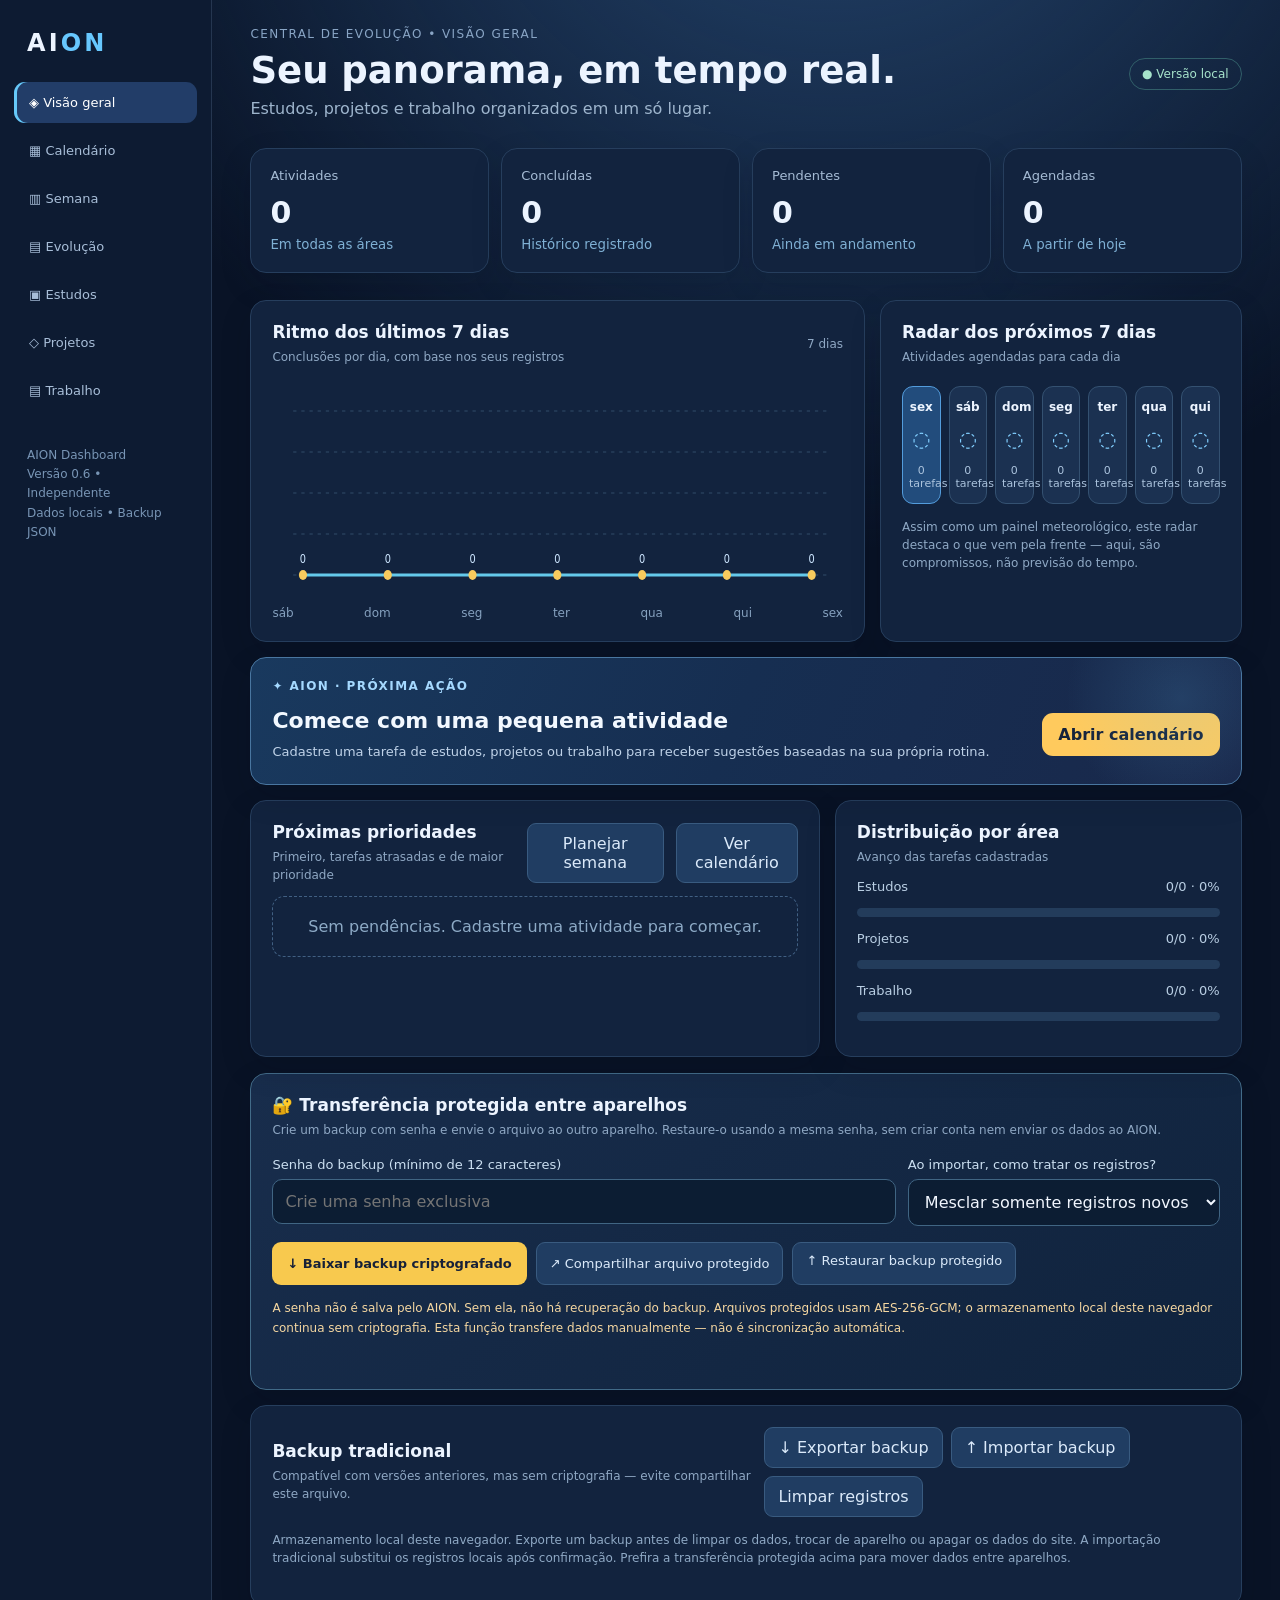
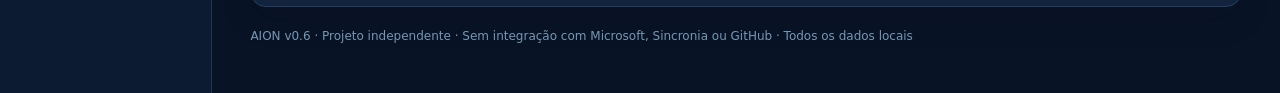
<file: docs/dashboard/index.html>
<!doctype html><html lang="pt-BR"><head><meta charset="utf-8"><meta name="viewport" content="width=device-width, initial-scale=1"><meta name="theme-color" content="#0b1730"><meta name="description" content="AION Dashboard v0.6: estudos, projetos, trabalho e calendário com dados locais."><title>AION | Dashboard v0.6</title><style>
:root{font-family:Inter,ui-sans-serif,system-ui,-apple-system,Segoe UI,sans-serif;color:#ecf4ff;background:#091326;font-synthesis:none}*{box-sizing:border-box}body{margin:0;background:radial-gradient(circle at 65% -15%,#254771 0,transparent 38%),#091326}button,input,select{font:inherit}button{cursor:pointer}.app{display:flex;min-height:100vh}.side{width:212px;flex-shrink:0;padding:25px 14px;background:#0d1b32;border-right:1px solid #253650}.brand{font-size:24px;font-weight:850;letter-spacing:.13em;padding:4px 13px 25px}.brand span{color:#67c8ff}.nav{display:flex;flex-direction:column;gap:7px}.nav button{border:0;color:#a8bed8;background:transparent;text-align:left;padding:13px 15px;border-radius:11px}.nav button.active,.nav button:hover{background:#223d68;color:white}.side-note{font-size:12px;color:#7895b5;line-height:1.6;margin:35px 13px}.main{width:100%;min-width:0;padding:27px clamp(16px,3vw,45px) 50px;max-width:1600px;margin:auto}.top{display:flex;align-items:center;justify-content:space-between;gap:15px}.eyebrow{color:#89a5c5;font-size:12px;letter-spacing:.12em;text-transform:uppercase}h1{font-size:clamp(25px,3vw,37px);margin:8px 0 5px;font-weight:780}p{color:#9eb5cd;margin:0;line-height:1.5}.badge{font-size:12px;color:#a6e3cb;border:1px solid #315f69;border-radius:30px;padding:8px 12px;white-space:nowrap}.summary{display:grid;grid-template-columns:repeat(4,minmax(0,1fr));gap:12px;margin:27px 0}.tile,.panel{background:#12233e;border:1px solid #263e5d;border-radius:16px;box-shadow:0 12px 32px #050d1c22}.tile{padding:19px}.tile .name{font-size:13px;color:#a5bbd4}.tile strong{display:block;font-size:30px;margin:12px 0 4px}.tile small{color:#7fb0d4}.grid{display:grid;grid-template-columns:minmax(0,1.7fr) minmax(280px,1fr);gap:15px}.panel{padding:21px;min-width:0}.panel h2{font-size:17px;font-weight:650;margin:0 0 6px}.between{display:flex;align-items:center;justify-content:space-between;gap:12px}.hint{font-size:12px;color:#8fa8c4}.forecast{display:grid;grid-template-columns:repeat(7,minmax(0,1fr));gap:8px;margin-top:20px}.day{padding:13px 6px;text-align:center;border-radius:11px;background:#1b3151;border:1px solid #345171}.day.today{background:#224c7c;border-color:#539cdc}.day b,.day em,.day small{display:block}.day b{font-size:12px}.day em{font-style:normal;font-size:21px;margin:13px 0;color:#82cfff}.day small{font-size:11px;color:#abc3dd}.chart{margin-top:25px;width:100%;height:215px;display:block}.legend{display:flex;justify-content:space-between;font-size:12px;color:#85a0be;gap:10px}.list{margin-top:15px;display:flex;flex-direction:column;gap:9px}.task{display:flex;align-items:center;gap:10px;padding:13px;border:1px solid #294262;border-radius:11px;background:#1a2f4e}.task input{accent-color:#5ac9bd;width:17px;height:17px}.task-main{flex:1;min-width:0}.task-title{display:block;font-size:14px;overflow-wrap:anywhere}.task.done .task-title{text-decoration:line-through;color:#859bb5}.task small{font-size:11px;color:#8ea9c5}.del{color:#9db6d2;background:transparent;border:0;padding:4px 7px}.form{display:flex;gap:8px;flex-wrap:wrap;margin-top:18px}.form input,.form select{background:#0e1e36;color:#f1f7ff;border:1px solid #355273;padding:11px 12px;border-radius:9px;min-width:0}.form input{flex:1;min-width:130px}.primary{background:#f8c94e;color:#162038;border:0;border-radius:9px;font-weight:750;padding:11px 15px}.secondary{background:#203d62;border:1px solid #395b80;color:#dbeafa;border-radius:9px;padding:10px 13px}.section-note{font-size:12px;color:#8fa9c5;margin-top:14px}.lower{display:grid;grid-template-columns:1fr 1fr;gap:15px;margin-top:15px}.progress{background:#233c5b;height:9px;border-radius:30px;overflow:hidden;margin:14px 0}.progress>div{height:100%;background:linear-gradient(90deg,#43b4ce,#9fe5b7);border-radius:30px}.category{display:flex;justify-content:space-between;font-size:13px;margin-top:13px;color:#b9cee3}.toast{position:fixed;bottom:20px;right:20px;background:#244f65;color:#f1ffff;border-radius:10px;padding:12px 18px;display:none}.hidden{display:none!important}.empty{padding:20px;text-align:center;color:#8daac6;border:1px dashed #416083;border-radius:12px}.actions{display:flex;gap:8px;flex-wrap:wrap;margin-top:16px}.foot{font-size:12px;color:#7896b3;margin-top:22px}@media(max-width:950px){.side{width:75px;padding:23px 8px}.brand{font-size:13px;padding:7px 4px 20px}.brand span{display:none}.nav button{font-size:0;text-align:center}.nav button::first-letter{font-size:17px}.side-note{display:none}.summary{grid-template-columns:repeat(2,1fr)}}@media(max-width:650px){.app{display:block}.side{width:100%;padding:12px;border-right:0;border-bottom:1px solid #334966;display:flex;align-items:center;gap:8px;overflow:auto}.brand{padding:6px;font-size:16px}.nav{flex-direction:row;flex:1;justify-content:flex-end;gap:3px}.nav button{font-size:11px;padding:9px 8px;white-space:nowrap}.nav button::first-letter{font-size:inherit}.main{padding:22px 13px}.summary{gap:8px;margin:18px 0}.tile{padding:14px}.tile strong{font-size:24px}.grid,.lower{grid-template-columns:1fr}.panel{padding:15px}.forecast{gap:4px}.day{padding:11px 2px}.day b{font-size:10px}.day em{font-size:17px}.day small{font-size:10px}.badge{display:none}}

.nav button{font-size:13px}.nav button.active{box-shadow:inset 3px 0 #66c9f9}.nav-sep{border-top:1px solid #2c3e58;margin:12px 6px}.form textarea{width:100%;background:#0e1e36;color:#fff;border:1px solid #355273;padding:10px;border-radius:9px}.view{display:none}.view.active{display:block}.wide-grid{display:grid;grid-template-columns:1.4fr 1fr;gap:15px;margin-top:15px}.toolbar{display:flex;gap:8px;align-items:center;flex-wrap:wrap}.toolbar select,.toolbar input,.study-form input,.study-form select{background:#0e1e36;color:#eef7ff;border:1px solid #355273;border-radius:9px;padding:10px;min-width:0}.toolbar select,.toolbar input{max-width:200px}.calendar-week{display:grid;grid-template-columns:repeat(7,minmax(0,1fr));gap:5px;margin-top:13px}.cal-head{text-align:center;font-size:11px;color:#91aeca;padding:10px 0}.cal-day{min-height:100px;border:1px solid #2b4567;background:#142844;color:#ecf4ff;border-radius:10px;padding:8px;text-align:left;display:flex;flex-direction:column;gap:5px}.cal-day:hover,.cal-day.selected{border-color:#72cfff;background:#20456a}.cal-day.muted{opacity:.38}.cal-day.today .cal-number{color:#f8c94e}.cal-number{font-size:12px;font-weight:700}.cal-count{font-size:10px;color:#8bb5d9}.cal-pill{display:block;border-radius:5px;padding:3px 5px;font-size:10px;white-space:nowrap;overflow:hidden;text-overflow:ellipsis;background:#2a5670;color:#e3f4ff}.cal-pill.estudos{background:#364c89}.cal-pill.projetos{background:#415a69}.cal-pill.trabalho{background:#5e4937}.mini-list{margin-top:12px;display:flex;flex-direction:column;gap:9px}.mini-item{padding:11px;border:1px solid #2c4564;border-radius:10px;display:flex;align-items:center;gap:8px}.mini-item .title{flex:1;overflow-wrap:anywhere;font-size:13px}.small-label{font-size:11px;color:#9db9d4}.tag{border-radius:20px;background:#294767;color:#c4ddf0;font-size:11px;padding:5px 8px;white-space:nowrap}.tag.high{background:#613943;color:#ffd5d5}.tag.medium{background:#675333;color:#ffedc3}.tag.low{background:#294b49;color:#bdeee0}.task-due{display:block;color:#b7cde4;margin-top:4px}.task.overdue{border-color:#80525d}.task.overdue .task-due{color:#ffb4bd}.study-form{display:grid;grid-template-columns:1fr 1fr;gap:9px;margin-top:16px}.study-form label{display:flex;flex-direction:column;gap:5px;font-size:12px;color:#abc0d7}.study-form input,.study-form select{width:100%}.study-form button{grid-column:1/-1}.study-log{display:flex;align-items:center;justify-content:space-between;gap:10px;border-bottom:1px solid #2a4160;padding:11px 0;font-size:13px}.study-log small{display:block;color:#8ca7c7}.bars{display:flex;align-items:end;gap:12px;min-height:160px;margin:24px 0 3px;border-bottom:1px solid #3c5d7e;padding:0 12px}.bar-wrap{flex:1;display:flex;flex-direction:column;align-items:center;gap:7px;min-width:0}.bar{width:min(42px,80%);min-height:3px;background:linear-gradient(#89d9ea,#5870ce);border-radius:5px 5px 0 0}.bar-wrap small{font-size:10px;color:#abc0d7}.focus{border-left:3px solid #f9d17b;padding-left:12px;margin-top:14px;color:#e6f1ff;font-size:14px}.import-label{display:inline-flex;cursor:pointer}.import-label input{display:none}.check-note{margin:8px 0;color:#8ba7c1;font-size:12px}.custom-day{color:#91ccfa}.note-box{border:1px solid #355171;padding:12px;border-radius:10px;background:#10213a;font-size:13px;color:#bed4eb}.footer-actions{display:flex;gap:8px;flex-wrap:wrap}.btn-small{padding:5px 8px;border:1px solid #41618a;background:#213d60;color:#e3efff;border-radius:6px;font-size:11px}.status-msg{min-height:18px;font-size:12px;color:#9fd5ca}.sr-only{position:absolute;width:1px;height:1px;padding:0;margin:-1px;overflow:hidden;clip:rect(0,0,0,0);white-space:nowrap;border:0}
@media(max-width:950px){.nav button{font-size:0}.nav button::first-letter{font-size:18px}.wide-grid{grid-template-columns:1fr}}@media(max-width:650px){.nav button{font-size:11px}.nav button::first-letter{font-size:inherit}.wide-grid{grid-template-columns:1fr}.study-form{grid-template-columns:1fr 1fr}.cal-day{min-height:76px;padding:5px 3px}.cal-pill{font-size:8px;padding:2px}.cal-weekday{font-size:9px}.cal-count{font-size:9px}.toolbar{align-items:stretch}.toolbar input,.toolbar select{max-width:none;flex:1}.side{overflow-x:auto}.nav{justify-content:initial}.badge{display:none}}
/* v0.2.1: evitar o zoom automatico do Safari ao focar campos do formulario e limitar overflow em telas estreitas */
@media(max-width:650px){
  .study-form{grid-template-columns:repeat(2,minmax(0,1fr))}
  .study-form label{min-width:0}
  .study-form input,.study-form select,.form input,.form select,.toolbar input,.toolbar select{font-size:16px;min-width:0;max-width:100%}
  .study-form input[type="date"]{width:100%;min-width:0}
  .study-form button{min-height:44px}
}

/* v0.3: orientação acionável calculada dos dados locais */
.next-action{margin-top:15px;position:relative;overflow:hidden;border-color:#4976a0;background:linear-gradient(112deg,#19395e 0%,#162e51 49%,#19284b 100%)}
.next-action:before{content:"";position:absolute;right:-60px;top:-80px;width:240px;height:240px;background:radial-gradient(circle,#67c8ff24,transparent 68%);pointer-events:none}
.next-action .eyebrow{color:#a5d9ff;font-weight:700}
.next-action-main{display:flex;align-items:center;justify-content:space-between;gap:20px;margin-top:13px}
.next-action-body{min-width:0}
.next-action-title{font-size:clamp(17px,2.3vw,22px);font-weight:730;color:#f2f8ff;line-height:1.32;margin:0 0 7px;overflow-wrap:anywhere}
.next-action-detail{font-size:13px;line-height:1.6;color:#bfd2e8;max-width:730px}
.next-action button{white-space:nowrap;flex-shrink:0;background:#ffca5d;color:#15223a;border:0;border-radius:11px;padding:12px 16px;font-weight:750}
.next-action button:focus-visible{outline:3px solid #e0f2ff;outline-offset:3px}
@media(max-width:700px){.next-action-main{flex-direction:column;align-items:stretch}.next-action button{width:100%}}

/* AION v0.5: semana visual interativa, baseada apenas em registros locais */
.week-toolbar{display:flex;align-items:center;gap:10px;flex-wrap:wrap;margin:15px 0 18px}
.week-toolbar .week-range{font-weight:750;color:#f0f8ff;margin-right:auto}
.week-toolbar button{min-width:42px}
.week-metrics{display:grid;grid-template-columns:repeat(3,minmax(0,1fr));gap:10px;margin:12px 0 20px}
.week-metric{background:#1c3453;border:1px solid #315171;border-radius:12px;padding:13px}
.week-metric .name{display:block;font-size:12px;color:#a4c1dc}
.week-metric small{display:block;font-size:11px;color:#91b3d2}
.week-metric strong{display:block;font-size:24px;margin-top:7px}
.week-grid{display:grid;grid-template-columns:repeat(7,minmax(0,1fr));gap:9px}
.week-card{border:1px solid #355575;background:#1a304f;border-radius:13px;padding:12px 9px;min-width:0;display:flex;flex-direction:column;gap:10px}
.week-card.current{border-color:#64bdfa;background:#214469}
.week-card.selected{outline:2px solid #f6c75e;outline-offset:1px}
.week-day-name{font-size:12px;color:#b2c8e1}
.week-day-date{font-size:19px;font-weight:760}
.week-track{height:8px;border-radius:30px;background:#0b1c33;overflow:hidden}
.week-fill{display:block;height:100%;background:linear-gradient(90deg,#57c8e1,#9dbbff);border-radius:inherit}
.week-count{font-size:12px;color:#b8d0e8;line-height:1.45;min-height:35px}
.week-card .week-pick{font-size:12px;border:1px solid #4b6c8d;color:#def1ff;background:#26486e;border-radius:9px;padding:9px 6px;min-height:36px}
.week-card .week-open{font-size:11px;border:0;color:#acdfff;background:transparent;padding:4px 0;text-decoration:underline}
.week-selected-note{margin:0 0 12px;font-size:13px;color:#b3d0ec}
.week-task-list{display:grid;gap:8px;margin-top:12px}
.week-task-row{display:flex;gap:12px;align-items:center;background:#1b3454;border-radius:10px;padding:11px 12px;min-width:0}
.week-task-row .title{flex:1;min-width:0;overflow-wrap:anywhere}
.week-task-row .small-label{display:block;font-size:11px;color:#a3c1dd;margin-top:5px}
.week-task-row button{font-size:12px;padding:7px 10px;border:1px solid #426788;border-radius:8px;background:#284769;color:#e9f6ff}
.week-form{display:grid;grid-template-columns:repeat(2,minmax(0,1fr));gap:12px;margin-top:12px}
.week-form label{min-width:0;display:flex;flex-direction:column;gap:6px;font-size:12px;color:#abc0d7}
.week-form input,.week-form select{background:#0e1e36;color:#eef7ff;border:1px solid #355273;border-radius:9px;padding:10px}
.week-form label:first-child{grid-column:1/-1}
.week-form label input,.week-form label select{width:100%;min-width:0;font-size:16px}
.week-form button{grid-column:1/-1}
@media(max-width:1050px){.week-grid{grid-template-columns:repeat(4,minmax(0,1fr))}}
@media(max-width:650px){.week-grid{grid-template-columns:repeat(2,minmax(0,1fr))}.week-metrics{grid-template-columns:repeat(3,minmax(0,1fr))}.week-metric{padding:10px}.week-metric strong{font-size:21px}.week-card{gap:7px}}
@media(max-width:360px){.week-grid{grid-template-columns:1fr}.week-form{grid-template-columns:1fr}}

/* AION v0.5: histórico semanal e de estudos, somente com dados registrados */
.analytics-range{display:flex;gap:7px;flex-wrap:wrap;margin-top:14px}
.analytics-range button{padding:9px 12px;border-radius:10px;background:#1a3150;border:1px solid #41617f;color:#d6eafa;font-size:13px}
.analytics-range button[aria-pressed="true"]{background:#315d8b;border-color:#74c7ed;color:#fff}
.analytics-scroll{overflow-x:auto;overscroll-behavior-inline:contain;-webkit-overflow-scrolling:touch;padding:3px 2px 12px;margin-top:14px}
.analytics-weeks{display:grid;grid-template-columns:repeat(8,minmax(68px,1fr));gap:9px;min-width:660px}
.analytics-weeks.four{grid-template-columns:repeat(4,minmax(80px,1fr));min-width:360px}
.analytics-week{background:#182d4c;border:1px solid #345774;border-radius:13px;color:#dcefff;padding:12px 7px 10px;display:flex;flex-direction:column;align-items:center;gap:6px;min-width:0}
.analytics-week[aria-pressed="true"]{background:#244970;border-color:#ffcb63;outline:1px solid #ffcb63}
.analytics-week-name{font-size:11px;color:#a6c6e6;white-space:nowrap}
.analytics-week-plot{display:flex;align-items:flex-end;justify-content:center;gap:6px;width:100%;height:135px;border-bottom:1px solid #365b7d}
.analytics-week-bar{border-radius:7px 7px 0 0;width:17px;display:block;min-height:2px;max-height:128px}
.analytics-week-bar.plan{background:#466e9d}
.analytics-week-bar.done{background:linear-gradient(180deg,#85ddf2,#49b3b7)}
.analytics-week-count{font-size:11px;color:#b8d3e8}
.analytics-legend{display:flex;gap:16px;flex-wrap:wrap;color:#bbd1e9;font-size:12px;margin-top:7px}
.analytics-legend i{display:inline-block;width:9px;height:9px;border-radius:3px;margin-right:5px;vertical-align:middle}
.analytics-detail{display:grid;grid-template-columns:repeat(4,minmax(0,1fr));gap:9px;margin:14px 0}
.analytics-stat{border:1px solid #355574;background:#192f4e;border-radius:11px;padding:11px;min-width:0}
.analytics-stat strong{font-size:20px;display:block}
.analytics-stat small{display:block;color:#9dbbd6;font-size:11px;margin-top:4px}
.analytics-subject-list{display:flex;flex-direction:column;gap:13px;margin-top:17px}
.analytics-subject-top{display:flex;gap:10px;justify-content:space-between;font-size:13px}
.analytics-subject-name{color:#edf6ff;overflow-wrap:anywhere}
.analytics-subject-data{color:#a8c6df;white-space:nowrap}
.analytics-track{height:10px;border-radius:20px;background:#213b5b;overflow:hidden;margin-top:7px}
.analytics-track span{display:block;height:100%;background:linear-gradient(90deg,#637cde,#72d7e9);border-radius:20px}
.analytics-insight{color:#deeeff;font-size:14px;line-height:1.65;border-left:3px solid #e6c267;padding-left:14px;margin-top:12px}
@media(max-width:680px){.analytics-detail{grid-template-columns:repeat(2,minmax(0,1fr))}.analytics-week-plot{height:120px}.analytics-stat strong{font-size:18px}.analytics-weeks.four{min-width:360px}}

/* v0.6 - encrypted transferable backups */
.secure-panel{margin-top:16px;border-color:#426b88;background:linear-gradient(140deg,#182d4c,#10233d)}
.secure-note{font-size:12px;color:#a7bfd8;margin-top:11px;line-height:1.65}
.secure-grid{display:grid;grid-template-columns:minmax(0,2fr) minmax(0,1fr);gap:12px;margin-top:18px}
.secure-grid label{display:flex;flex-direction:column;gap:7px;color:#cbdff1;font-size:13px}
.secure-grid input,.secure-grid select{width:100%;min-width:0;color:#f2f7ff;background:#0c1d33;border:1px solid #406583;border-radius:10px;padding:12px;font-size:16px}
.secure-grid input:focus-visible,.secure-grid select:focus-visible{outline:2px solid #7dcefa;outline-offset:2px}
.secure-buttons{display:flex;gap:9px;flex-wrap:wrap;margin-top:16px;align-items:center}
.secure-buttons .secondary,.secure-buttons .primary{font-size:13px;min-height:43px}
.secure-warning{font-size:12px;color:#f5d7a1;margin-top:14px;line-height:1.65}
.secure-status{min-height:20px;margin-top:10px;color:#b6efd5;font-size:13px}
@media(max-width:650px){.secure-grid{grid-template-columns:minmax(0,1fr)}.secure-buttons{flex-direction:column;align-items:stretch}.secure-buttons>button,.secure-buttons>label{width:100%;text-align:center}}
</style><link rel="manifest" href="./manifest.webmanifest"><link rel="icon" type="image/svg+xml" href="./aion-icon.svg"><meta name="apple-mobile-web-app-capable" content="yes"><meta name="apple-mobile-web-app-title" content="AION"><meta name="apple-mobile-web-app-status-bar-style" content="black-translucent"></head><body>
<div class="app"><aside class="side"><div class="brand">AI<span>ON</span></div><nav class="nav" aria-label="Áreas do painel">
<button class="active" data-tab="geral">◈ Visão geral</button><button data-tab="calendario">▦ Calendário</button><button data-tab="semana">▥ Semana</button><button data-tab="evolucao">▤ Evolução</button><button data-tab="estudos">▣ Estudos</button><button data-tab="projetos">◇ Projetos</button><button data-tab="trabalho">▤ Trabalho</button></nav><div class="side-note">AION Dashboard<br>Versão 0.6 • Independente<br>Dados locais • Backup JSON</div></aside>
<main class="main"><header class="top"><div><div class="eyebrow" id="section-label">CENTRAL DE EVOLUÇÃO • V0.6</div><h1 id="heading">Seu panorama, em tempo real.</h1><p id="subtitle">Estudos, projetos e trabalho organizados em um só lugar.</p></div><div class="badge">● Versão local</div></header>
<section id="overview" class="view active"><div class="summary" id="summary"></div><div class="grid"><section class="panel"><div class="between"><div><h2>Ritmo dos últimos 7 dias</h2><p class="hint">Conclusões por dia, com base nos seus registros</p></div><span class="hint">7 dias</span></div><svg id="chart" class="chart" viewBox="0 0 700 215" preserveAspectRatio="none" role="img" aria-label="Gráfico de tarefas concluídas nos últimos sete dias"></svg><div class="legend" id="chart-labels"></div></section><section class="panel"><h2>Radar dos próximos 7 dias</h2><p class="hint">Atividades agendadas para cada dia</p><div class="forecast" id="forecast"></div><p class="section-note">Assim como um painel meteorológico, este radar destaca o que vem pela frente — aqui, são compromissos, não previsão do tempo.</p></section></div><section class="panel next-action" aria-label="Próxima ação sugerida"><div class="eyebrow">✦ AION · PRÓXIMA AÇÃO</div><div class="next-action-main"><div class="next-action-body"><div class="next-action-title" id="next-action-title">Analisando suas prioridades...</div><p class="next-action-detail" id="next-action-detail">Sugestão calculada dos dados registrados neste navegador.</p></div><button type="button" id="next-action-button">Abrir área</button></div></section><div class="wide-grid"><section class="panel"><div class="between"><div><h2>Próximas prioridades</h2><p class="hint">Primeiro, tarefas atrasadas e de maior prioridade</p></div><button class="secondary" id="goto-week">Planejar semana</button><button class="secondary" id="goto-calendar">Ver calendário</button></div><div class="mini-list" id="upcoming"></div></section><section class="panel"><h2>Distribuição por área</h2><p class="hint">Avanço das tarefas cadastradas</p><div id="categories"></div></section></div></section>

<section id="week-view" class="view" aria-label="Planejamento semanal">
  <div class="panel">
    <div class="between"><div><h2>Sua semana em perspectiva</h2><p class="hint">Compromissos agendados por dia e a proporção concluída de cada dia.</p></div></div>
    <div class="week-toolbar">
      <div class="week-range" id="week-range" aria-live="polite"></div>
      <button class="secondary" type="button" id="week-prev" aria-label="Semana anterior">‹</button>
      <button class="secondary" type="button" id="week-current">Esta semana</button>
      <button class="secondary" type="button" id="week-next" aria-label="Próxima semana">›</button>
    </div>
    <div class="week-metrics" id="week-metrics"></div>
    <div class="week-grid" id="week-grid"></div>
    <p class="section-note">Planejado = atividades com prazo nesta semana. Concluído = atividades planejadas nesses dias e marcadas como concluídas. Atividades sem prazo não entram na distribuição.</p>
  </div>
  <div class="wide-grid" style="margin-top:16px">
    <section class="panel">
      <h2 id="week-selected-title">Atividades selecionadas</h2>
      <p class="week-selected-note" id="week-selected-note">Escolha uma data da semana para ver as atividades.</p>
      <div class="week-task-list" id="week-day-tasks"></div>
    </section>
    <section class="panel">
      <h2>Programar atividade</h2>
      <p class="hint">Planeje uma ação sem sair da visão semanal.</p>
      <form id="week-form" class="week-form">
        <label>Atividade<input id="week-task-name" required maxlength="110" placeholder="Ex.: Revisão de Português"></label>
        <label>Data<input id="week-task-date" type="date" required></label>
        <label>Área<select id="week-task-type"><option value="estudos">Estudos</option><option value="projetos">Projetos</option><option value="trabalho">Trabalho</option></select></label>
        <label>Prioridade<select id="week-task-priority"><option value="medium">Média</option><option value="high">Alta</option><option value="low">Baixa</option></select></label>
        <button class="primary" type="submit">+ Adicionar ao planejamento</button>
      </form>
    </section>
  </div>
</section>

<section id="analytics-view" class="view" aria-label="Análise de evolução">
  <div class="summary" id="analytics-summary"></div>
  <div class="panel">
    <div class="between"><div><h2>Compromissos ao longo das semanas</h2><p class="hint">Comparação de atividades com prazo: previstas × concluídas, independentemente do dia da conclusão.</p></div></div>
    <div class="analytics-range" role="group" aria-label="Intervalo de análise">
      <button type="button" data-analytics-range="4" aria-pressed="false">4 semanas</button>
      <button type="button" data-analytics-range="8" aria-pressed="true">8 semanas</button>
    </div>
    <div class="analytics-scroll"><div class="analytics-weeks" id="analytics-weeks"></div></div>
    <div class="analytics-legend"><span><i style="background:#466e9d"></i>Previstas</span><span><i style="background:#55c5c8"></i>Concluídas das previstas</span></div>
    <p class="section-note">Cada coluna representa uma semana de segunda a domingo. Toque em uma semana para consultar os números. A semana atual ainda está em andamento.</p>
  </div>
  <div class="wide-grid" style="margin-top:16px">
    <section class="panel">
      <h2 id="analytics-detail-title">Detalhes da semana</h2>
      <div class="analytics-detail" id="analytics-detail"></div>
      <p class="section-note">“Concluídas no período” considera a data em que você marcou a tarefa como pronta; registros antigos sem data de conclusão não entram nessa contagem.</p>
    </section>
    <section class="panel">
      <h2>Desempenho por disciplina</h2>
      <p class="hint">Questões, acertos e precisão considerando as sessões salvas.</p>
      <div class="analytics-subject-list" id="analytics-subjects"></div>
    </section>
  </div>
  <section class="panel" style="margin-top:16px">
    <h2>Leitura dos resultados</h2>
    <p class="hint">Recomendações automáticas simples, sem integração com inteligência artificial externa.</p>
    <p class="analytics-insight" id="analytics-insight" aria-live="polite"></p>
  </section>
</section>
<section id="calendar-view" class="view"><div class="wide-grid"><section class="panel"><div class="between"><div><h2>Calendário de atividades</h2><p class="hint">Selecione um dia para visualizar ou programar tarefas</p></div><div class="toolbar"><button class="secondary" id="cal-prev" aria-label="Mês anterior">‹</button><strong id="month-title" style="white-space:nowrap;font-size:13px"></strong><button class="secondary" id="cal-next" aria-label="Próximo mês">›</button><button class="secondary" id="cal-today">Hoje</button></div></div><div class="calendar-week" id="calendar"></div></section><section class="panel"><h2 id="selected-title">Atividades do dia</h2><p class="hint">Compromissos no dia selecionado</p><div id="day-list" class="mini-list"></div><form id="calendar-task-form" class="study-form"><label style="grid-column:1/-1">Nova atividade neste dia<input id="cal-task-name" required maxlength="110" placeholder="Ex.: Revisar matéria"></label><label>Área<select id="cal-task-type"><option value="estudos">Estudos</option><option value="projetos">Projetos</option><option value="trabalho">Trabalho</option></select></label><label>Prioridade<select id="cal-task-priority"><option value="medium">Média</option><option value="high">Alta</option><option value="low">Baixa</option></select></label><button type="submit" class="primary">+ Agendar para o dia selecionado</button></form></section></div></section>
<section id="studies-view" class="view"><div class="summary" id="study-summary"></div><div class="wide-grid"><section class="panel"><h2>Registrar sessão de estudo</h2><p class="hint">Histórico por disciplina, questões e acertos</p><form id="study-form" class="study-form"><label>Disciplina<input id="study-subject" maxlength="65" placeholder="Ex.: Português" required></label><label>Data<input id="study-date" type="date" required></label><label>Questões respondidas<input id="study-total" type="number" min="1" max="10000" required></label><label>Acertos<input id="study-correct" type="number" min="0" max="10000" required></label><button class="primary" type="submit">+ Registrar sessão</button></form><div class="focus" id="study-insight">Cadastre a primeira sessão para acompanhar sua precisão.</div></section><section class="panel"><h2>Acertos por disciplina</h2><p class="hint">Taxa acumulada dos registros locais</p><div class="bars" id="study-bars"></div><div id="study-legend" class="legend"></div></section></div><div class="wide-grid"><section class="panel"><h2>Histórico de sessões</h2><div id="study-history" class="mini-list"></div></section><section class="panel"><h2>Revisões e tarefas acadêmicas</h2><p class="hint">Atividades desta área, incluindo os prazos cadastrados</p><div id="study-tasks" class="list"></div></section></div></section>
<section id="tasks-view" class="view"><div class="summary" id="area-summary"></div><div class="wide-grid"><section class="panel"><h2 id="list-title">Atividades</h2><p class="hint">Filtre tarefas, conclua entregas e organize seus prazos.</p><div class="toolbar" style="margin-top:13px"><select id="filter-status" aria-label="Filtrar por situação"><option value="all">Todas</option><option value="pending">Pendentes</option><option value="done">Concluídas</option></select><select id="filter-priority" aria-label="Filtrar prioridade"><option value="all">Todas as prioridades</option><option value="high">Alta</option><option value="medium">Média</option><option value="low">Baixa</option></select></div><div id="task-list" class="list"></div></section><section class="panel"><h2>Nova atividade</h2><p class="hint">Defina o que fazer, quando e com qual prioridade</p><form id="task-form" class="study-form"><label style="grid-column:1/-1">Atividade<input id="task-name" maxlength="110" placeholder="Ex.: Revisar edital" required></label><label>Área<select id="task-type"><option value="estudos">Estudos</option><option value="projetos">Projetos</option><option value="trabalho">Trabalho</option></select></label><label>Prioridade<select id="task-priority"><option value="medium">Média</option><option value="high">Alta</option><option value="low">Baixa</option></select></label><label style="grid-column:1/-1">Prazo (opcional)<input id="task-due" type="date"></label><button class="primary" type="submit">+ Adicionar atividade</button></form><div class="note-box" style="margin-top:17px">💡 O dashboard não acessa automaticamente o ChatGPT, seu calendário ou seus documentos. Os registros são preenchidos aqui e ficam salvos neste navegador.</div></section></div></section>
<section class="panel secure-panel" id="secure-transfer" aria-label="Transferência protegida">
<h2>🔐 Transferência protegida entre aparelhos</h2>
<p class="hint">Crie um backup com senha e envie o arquivo ao outro aparelho. Restaure-o usando a mesma senha, sem criar conta nem enviar os dados ao AION.</p>
<div class="secure-grid">
<label for="secure-passphrase">Senha do backup (mínimo de 12 caracteres)<input id="secure-passphrase" type="password" autocomplete="new-password" minlength="12" maxlength="256" spellcheck="false" placeholder="Crie uma senha exclusiva"></label>
<label for="secure-import-mode">Ao importar, como tratar os registros?<select id="secure-import-mode"><option value="merge">Mesclar somente registros novos</option><option value="replace">Substituir registros atuais</option></select></label>
</div>
<div class="secure-buttons">
<button type="button" class="primary" id="secure-export">↓ Baixar backup criptografado</button>
<button type="button" class="secondary" id="secure-share">↗ Compartilhar arquivo protegido</button>
<label class="secondary import-label">↑ Restaurar backup protegido<input id="secure-import" type="file" accept=".json,.aion,application/json"></label>
</div>
<p class="secure-warning">A senha não é salva pelo AION. Sem ela, não há recuperação do backup. Arquivos protegidos usam AES-256-GCM; o armazenamento local deste navegador continua sem criptografia. Esta função transfere dados manualmente — não é sincronização automática.</p>
<p class="secure-status" id="secure-status" role="status" aria-live="polite"></p>
</section>
<div class="panel" style="margin-top:15px"><div class="between"><div><h2>Backup tradicional</h2><p class="hint">Compatível com versões anteriores, mas sem criptografia — evite compartilhar este arquivo.</p></div><div class="footer-actions"><button class="secondary" id="export">↓ Exportar backup</button><label class="secondary import-label">↑ Importar backup<input id="import" type="file" accept=".json,application/json"></label><button class="secondary" id="clear">Limpar registros</button></div></div><p class="section-note">Armazenamento local deste navegador. Exporte um backup antes de limpar os dados, trocar de aparelho ou apagar os dados do site. A importação tradicional substitui os registros locais após confirmação. Prefira a transferência protegida acima para mover dados entre aparelhos.</p><p class="status-msg" id="status" role="status"></p></div><div class="foot">AION v0.6 · Projeto independente · Sem integração com Microsoft, Sincronia ou GitHub · Todos os dados locais</div></main></div><div class="toast" id="toast" role="status"></div><script>
(()=>{'use strict';
const KEY='aion-dashboard-local-v2',OLD='aion-dashboard-local-v1';
const names={estudos:'Estudos',projetos:'Projetos',trabalho:'Trabalho'},prNames={high:'Alta',medium:'Média',low:'Baixa'};
const tabs={geral:['Seu panorama, em tempo real.','Estudos, projetos e trabalho organizados em um só lugar.'],calendario:['Seu tempo, organizado.','Uma visão clara dos compromissos e dos próximos passos.'],semana:['Sua semana, em perspectiva.','Distribua suas atividades e acompanhe o avanço dia após dia.'],evolucao:['Seu histórico, em perspectiva.','Compare semanas, disciplinas e tendências com base nos seus registros.'],estudos:['Estudos em evolução.','Registre sessões, monitore acertos e acompanhe revisões.'],projetos:['Projetos em movimento.','Acompanhe entregas, prioridades e prazos.'],trabalho:['Trabalho sob controle.','Organize suas atividades profissionais sem perder o foco.']};
const $=id=>document.getElementById(id),esc=s=>String(s).replace(/[&<>"']/g,c=>({'&':'&amp;','<':'&lt;','>':'&gt;','"':'&quot;',"'":'&#39;'}[c]));
const today=()=>dateKey(new Date()),dateKey=d=>[d.getFullYear(),String(d.getMonth()+1).padStart(2,'0'),String(d.getDate()).padStart(2,'0')].join('-');
const offset=n=>{const d=new Date();d.setHours(12,0,0,0);d.setDate(d.getDate()+n);return d};
const validDay=s=>typeof s==='string'&&/^\d{4}-\d{2}-\d{2}$/.test(s)&&!isNaN(Date.parse(s+'T12:00:00'))&&dateKey(new Date(s+'T12:00:00'))===s;
const pretty=s=>validDay(s)?new Date(s+'T12:00:00').toLocaleDateString('pt-BR',{day:'2-digit',month:'short',year:'numeric'}):'Sem prazo';
function uid(){return typeof crypto!=='undefined'&&crypto.randomUUID?crypto.randomUUID():Date.now()+'-'+Math.random().toString(36).slice(2)}
function sanitizeTask(t){if(!t||typeof t.name!=='string'||!names[t.type])return null;return {id:typeof t.id==='string'?t.id:uid(),name:t.name.slice(0,110),type:t.type,done:!!t.done,priority:prNames[t.priority]?t.priority:'medium',due:validDay(t.due)?t.due:'',createdDay:validDay(t.createdDay)?t.createdDay:today(),createdAt:typeof t.createdAt==='string'?t.createdAt:new Date().toISOString(),completedDay:validDay(t.completedDay)?t.completedDay:''}}
function sanitizeStudy(s){if(!s||typeof s.subject!=='string'||!validDay(s.date))return null;let total=Number(s.total),correct=Number(s.correct);if(!Number.isInteger(total)||total<1||total>10000||!Number.isInteger(correct)||correct<0||correct>total)return null;return {id:typeof s.id==='string'?s.id:uid(),subject:s.subject.trim().slice(0,65),date:s.date,total,correct}}
let state={tasks:[],studies:[]},active='geral',selected=today(),month=new Date().getMonth(),year=new Date().getFullYear();
function startOfWeek(key){const d=new Date(key+'T12:00:00');d.setDate(d.getDate()-(d.getDay()+6)%7);return dateKey(d)}
let weekStart=startOfWeek(today()),weekSelected=today(),analyticsRange=8,analyticsSelectedWeek=startOfWeek(today());
try{const raw=JSON.parse(localStorage.getItem(KEY)||'null');if(raw&&Array.isArray(raw.tasks)&&Array.isArray(raw.studies)){state.tasks=raw.tasks.map(sanitizeTask).filter(Boolean);state.studies=raw.studies.map(sanitizeStudy).filter(Boolean)}else{const old=JSON.parse(localStorage.getItem(OLD)||'[]');if(Array.isArray(old))state.tasks=old.map(sanitizeTask).filter(Boolean)}}catch(e){}
function save(){try{localStorage.setItem(KEY,JSON.stringify(state))}catch(e){notify('Não foi possível salvar. Faça backup dos registros.')}}
function notify(msg){$('toast').textContent=msg;$('status').textContent=msg;$('toast').style.display='block';clearTimeout(notify.timer);notify.timer=setTimeout(()=>$('toast').style.display='none',2900)}
function relevant(){return state.tasks.filter(t=>active==='geral'||active==='calendario'||t.type===active)}
function sorted(tasks){return tasks.slice().sort((a,b)=>Number(a.done)-Number(b.done)||(a.due||'9999').localeCompare(b.due||'9999')||({high:0,medium:1,low:2}[a.priority]-{high:0,medium:1,low:2}[b.priority])||(b.createdAt||'').localeCompare(a.createdAt||''))}
function tileHTML(stats){return stats.map(s=>`<div class="tile"><div class="name">${esc(s[0])}</div><strong>${esc(s[1])}</strong><small>${esc(s[2])}</small></div>`).join('')}
function renderHeader(){document.querySelectorAll('[data-tab]').forEach(b=>b.classList.toggle('active',b.dataset.tab===active));$('heading').textContent=tabs[active][0];$('subtitle').textContent=tabs[active][1];$('section-label').textContent='CENTRAL DE EVOLUÇÃO • '+(active==='geral'?'VISÃO GERAL':active.toUpperCase());$('overview').classList.toggle('active',active==='geral');$('calendar-view').classList.toggle('active',active==='calendario');$('week-view').classList.toggle('active',active==='semana');$('analytics-view').classList.toggle('active',active==='evolucao');$('studies-view').classList.toggle('active',active==='estudos');$('tasks-view').classList.toggle('active',['projetos','trabalho'].includes(active));$('task-type').value=names[active]?active:'estudos'}
function renderOverview(){const tasks=state.tasks,done=tasks.filter(t=>t.done).length,pending=tasks.length-done,upcoming=tasks.filter(t=>!t.done&&t.due&&t.due>=today()).length;
$('summary').innerHTML=tileHTML([['Atividades',tasks.length,'Em todas as áreas'],['Concluídas',done,'Histórico registrado'],['Pendentes',pending,'Ainda em andamento'],['Agendadas',upcoming,'A partir de hoje']]);
$('categories').innerHTML=Object.entries(names).map(([k,n])=>{let a=tasks.filter(t=>t.type===k),d=a.filter(t=>t.done).length,p=a.length?Math.round(d/a.length*100):0;return `<div class="category"><span>${n}</span><span>${d}/${a.length} · ${p}%</span></div><div class="progress"><div style="width:${p}%"></div></div>`}).join('');
const ds=Array.from({length:7},(_,i)=>offset(i-6)),vals=ds.map(d=>tasks.filter(t=>t.done&&t.completedDay===dateKey(d)).length),max=Math.max(1,...vals),coords=vals.map((v,i)=>[38+i*104,184-v/max*152]);let svg='';for(let i=0;i<5;i++){let y=20+i*41;svg+=`<line x1="26" y1="${y}" x2="680" y2="${y}" stroke="#34516e" stroke-width="1" stroke-dasharray="4 6"/>`}const line=coords.map(([x,y])=>`${x},${y}`).join(' ');svg+=`<polygon points="38,184 ${line} 662,184" fill="#51aeea" fill-opacity=".12"/><polyline points="${line}" fill="none" stroke="#64c9ea" stroke-width="3" stroke-linejoin="round"/>`;coords.forEach(([x,y],i)=>{svg+=`<circle cx="${x}" cy="${y}" r="5" fill="#f8cb5d"/><text x="${x}" y="${Math.max(14,y-12)}" font-size="12" fill="#cde6ff" text-anchor="middle">${vals[i]}</text>`});$('chart').innerHTML=svg;
$('chart-labels').innerHTML=ds.map(d=>`<span>${d.toLocaleDateString('pt-BR',{weekday:'short'}).replace('.','')}</span>`).join('');$('forecast').innerHTML=Array.from({length:7},(_,i)=>{const d=offset(i),n=tasks.filter(t=>!t.done&&t.due===dateKey(d)).length;return `<div class="day ${i===0?'today':''}"><b>${d.toLocaleDateString('pt-BR',{weekday:'short'}).replace('.','')}</b><em>${['◌','◔','◑','◕','●'][Math.min(4,n)]}</em><small>${n} tarefa${n===1?'':'s'}</small></div>`}).join('');
const next=sorted(tasks.filter(t=>!t.done)).slice(0,6);$('upcoming').innerHTML=next.length?next.map(t=>`<div class="mini-item"><span class="tag ${t.priority}">${prNames[t.priority]}</span><span class="title">${esc(t.name)}<br><span class="small-label">${names[t.type]} · ${pretty(t.due)}</span></span><button class="btn-small" data-complete="${esc(t.id)}">Concluir</button></div>`).join(''):'<div class="empty">Sem pendências. Cadastre uma atividade para começar.</div>'}

function renderNextAction(){
 const pending=sorted(state.tasks.filter(t=>!t.done));
 const overdue=pending.find(t=>t.due&&t.due<today());
 const dueToday=pending.find(t=>t.due===today());
 const soonLimit=dateKey(offset(2));
 const soon=pending.find(t=>t.due&&t.due>today()&&t.due<=soonLimit);
 const subjects=new Map();
 for(const study of state.studies){
   const key=study.subject.trim().toLocaleLowerCase('pt-BR');
   const value=subjects.get(key)||{subject:study.subject,total:0,correct:0};
   value.total+=study.total;value.correct+=study.correct;subjects.set(key,value);
 }
 const weak=[...subjects.values()].filter(v=>v.total>=5&&v.correct/v.total<.70)
   .sort((a,b)=>a.correct/a.total-b.correct/b.total)[0];
 let title,detail,tab='calendario',day='';
 if(overdue){
   title='Atividade atrasada: '+overdue.name;
   detail=names[overdue.type]+' · Prazo '+pretty(overdue.due)+'. Resolva ou reorganize este compromisso antes de assumir outra prioridade.';
   day=overdue.due;
 }else if(dueToday){
   title='Prazo de hoje: '+dueToday.name;
   detail=names[dueToday.type]+' · Prioridade '+prNames[dueToday.priority]+'. Veja os detalhes e marque como concluída quando terminar.';
   day=dueToday.due;
 }else if(soon){
   title='Próximo compromisso: '+soon.name;
   detail=names[soon.type]+' · Prazo '+pretty(soon.due)+'. Antecipe as etapas necessárias.';
   day=soon.due;
 }else if(weak){
   title='Reforce '+weak.subject+' nos estudos';
   detail='Precisão registrada: '+Math.round(100*weak.correct/weak.total)+'% em '+weak.total+' questões. Considere revisar os erros antes da próxima sessão.';
   tab='estudos';
 }else if(pending.length){
   const task=pending[0];
   title='Priorize: '+task.name;
   detail=names[task.type]+' · Prioridade '+prNames[task.priority]+(task.due?' · Prazo '+pretty(task.due):' · Sem prazo definido')+'.';
   tab=task.type;
 }else if(state.studies.length){
   title='Sua rotina de estudos está registrada';
   detail='Não há tarefas pendentes. Consulte seus resultados ou planeje uma nova revisão.';
   tab='estudos';
 }else{
   title='Comece com uma pequena atividade';
   detail='Cadastre uma tarefa de estudos, projetos ou trabalho para receber sugestões baseadas na sua própria rotina.';
 }
 $('next-action-title').textContent=title;
 $('next-action-detail').textContent=detail;
 const button=$('next-action-button');
 button.textContent=tab==='estudos'?'Abrir estudos':tab==='calendario'?'Abrir calendário':'Abrir '+names[tab].toLowerCase();
 button.dataset.targetTab=tab;
 button.dataset.targetDay=day;
}


function renderWeek(){
 const beginning=new Date(weekStart+'T12:00:00');
 const dates=Array.from({length:7},(_,i)=>{const d=new Date(beginning);d.setDate(d.getDate()+i);return d});
 const end=dates[6];
 $('week-range').textContent=dates[0].toLocaleDateString('pt-BR',{day:'2-digit',month:'short'})+' – '+end.toLocaleDateString('pt-BR',{day:'2-digit',month:'short',year:'numeric'});
 const datesKeys=dates.map(dateKey);
 const weekTasks=state.tasks.filter(t=>t.due&&datesKeys.includes(t.due));
 const planned=weekTasks.length,done=weekTasks.filter(t=>t.done).length,open=planned-done;
 $('week-metrics').innerHTML=tileHTML([['Previstas',planned,'Com prazo nesta semana'],['Concluídas',done,'Das previstas'],['Pendentes',open,'Ainda por concluir']]).replaceAll('class="tile"','class="week-metric"');
 const maxDay=Math.max(1,...datesKeys.map(key=>weekTasks.filter(t=>t.due===key).length));
 $('week-grid').innerHTML=dates.map((d,i)=>{
    const key=datesKeys[i],tasks=weekTasks.filter(t=>t.due===key),completed=tasks.filter(t=>t.done).length;
    const percent=tasks.length?Math.round(completed/tasks.length*100):0;
    return '<div class="week-card '+(key===today()?'current ':'')+(key===weekSelected?'selected':'')+'">'+
      '<div><span class="week-day-name">'+esc(d.toLocaleDateString('pt-BR',{weekday:'short'}))+'</span>'+
      '<div class="week-day-date">'+d.getDate()+'</div></div>'+
      '<div class="week-track" role="img" aria-label="'+completed+' de '+tasks.length+' atividades concluídas"><span class="week-fill" style="width:'+percent+'%"></span></div>'+
      '<div class="week-count">'+tasks.length+' prevista'+(tasks.length===1?'':'s')+'<br>'+completed+' concluída'+(completed===1?'':'s')+'</div>'+
      '<button type="button" class="week-pick" data-week-pick="'+key+'" aria-pressed="'+(key===weekSelected)+'">Selecionar</button>'+
      '<button type="button" class="week-open" data-week-open="'+key+'">Ver calendário</button></div>';
 }).join('');
 const daily=sorted(state.tasks.filter(t=>t.due===weekSelected));
 $('week-selected-title').textContent='Atividades de '+pretty(weekSelected);
 $('week-selected-note').textContent=daily.length?daily.length+' atividade'+(daily.length===1?'':'s')+' programada'+(daily.length===1?'':'s')+' para este dia.':'Nenhuma atividade programada neste dia.';
 $('week-day-tasks').innerHTML=daily.length?daily.map(t=>
  '<div class="week-task-row"><div class="title">'+esc(t.name)+
  '<span class="small-label">'+names[t.type]+' · '+prNames[t.priority]+' · '+(t.done?'Concluída':'Pendente')+
  '</span></div>'+(t.done?'<span aria-label="Concluída">✓</span>':'<button type="button" data-complete="'+esc(t.id)+'">Concluir</button>')+'</div>'
 ).join(''):'<div class="empty">Selecione um dia ou agende uma atividade.</div>';
 $('week-task-date').value=weekSelected;
}
function jumpWeek(delta){
 const d=new Date(weekStart+'T12:00:00');d.setDate(d.getDate()+7*delta);
 weekStart=dateKey(d);weekSelected=weekStart;renderWeek();
}


function analyticsWeeks(count){
 const base=new Date(startOfWeek(today())+'T12:00:00');
 return Array.from({length:count},(_,i)=>{
  const d=new Date(base);d.setDate(d.getDate()-(count-1-i)*7);
  const start=dateKey(d),endDate=new Date(d);endDate.setDate(endDate.getDate()+6);
  const end=dateKey(endDate);
  const scheduled=state.tasks.filter(t=>t.due&&t.due>=start&&t.due<=end);
  const studies=state.studies.filter(v=>v.date>=start&&v.date<=end);
  return {
   start,end,scheduled:scheduled.length,
   scheduledDone:scheduled.filter(t=>t.done).length,
   completed:state.tasks.filter(t=>t.done&&t.completedDay&&t.completedDay>=start&&t.completedDay<=end).length,
   questions:studies.reduce((n,v)=>n+v.total,0),
   correct:studies.reduce((n,v)=>n+v.correct,0)
  };
 });
}
function renderAnalytics(){
 const weeks=analyticsWeeks(analyticsRange);
 if(!weeks.some(w=>w.start===analyticsSelectedWeek))analyticsSelectedWeek=weeks[weeks.length-1].start;
 const current=weeks[weeks.length-1],previous=weeks[weeks.length-2];
 const four=analyticsWeeks(4);
 const fourQuestions=four.reduce((n,v)=>n+v.questions,0),fourCorrect=four.reduce((n,v)=>n+v.correct,0);
 $('analytics-summary').innerHTML=tileHTML([
  ['Concluídas nesta semana',current.completed,'Por data de conclusão'],
  ['Semana anterior',previous.completed,'Concluídas naquela semana'],
  ['Questões (4 semanas)',fourQuestions,'Sessões registradas'],
  ['Precisão (4 semanas)',fourQuestions?Math.round(fourCorrect/fourQuestions*100)+'%':'—',fourQuestions?fourCorrect+' acertos':'Sem questões']
 ]);
 document.querySelectorAll('[data-analytics-range]').forEach(b=>b.setAttribute('aria-pressed',String(Number(b.dataset.analyticsRange)===analyticsRange)));
 const max=Math.max(1,...weeks.map(w=>w.scheduled));
 $('analytics-weeks').className='analytics-weeks'+(analyticsRange===4?' four':'');
 $('analytics-weeks').innerHTML=weeks.map(w=>{
  const date=new Date(w.start+'T12:00:00'),name=date.toLocaleDateString('pt-BR',{day:'2-digit',month:'short'});
  const plannedHeight=w.scheduled?Math.max(5,Math.round(w.scheduled/max*120)):2;
  const doneHeight=w.scheduledDone?Math.max(5,Math.round(w.scheduledDone/max*120)):2;
  const sel=w.start===analyticsSelectedWeek;
  return '<button type="button" class="analytics-week" data-analytics-week="'+w.start+'" aria-pressed="'+sel+'" aria-label="Semana a partir de '+esc(name)+': '+w.scheduled+' tarefas previstas e '+w.scheduledDone+' concluídas">'+
    '<span class="analytics-week-name">'+esc(name)+'</span>'+
    '<span class="analytics-week-plot" aria-hidden="true"><i class="analytics-week-bar plan" style="height:'+plannedHeight+'px"></i><i class="analytics-week-bar done" style="height:'+doneHeight+'px"></i></span>'+
    '<span class="analytics-week-count">'+w.scheduled+' / '+w.scheduledDone+'</span></button>';
 }).join('');
 const w=weeks.find(x=>x.start===analyticsSelectedWeek);
 $('analytics-detail-title').textContent='Semana de '+pretty(w.start)+' a '+pretty(w.end);
 $('analytics-detail').innerHTML=[
  ['Previstas',w.scheduled],['Concluídas das previstas',w.scheduledDone],
  ['Concluídas no período',w.completed],['Questões / precisão',w.questions?(w.questions+' · '+Math.round(w.correct/w.questions*100)+'%'):'Sem dados']
 ].map(([label,value])=>'<div class="analytics-stat"><strong>'+esc(value)+'</strong><small>'+esc(label)+'</small></div>').join('');
 const subjects=new Map();
 state.studies.forEach(v=>{
  const key=v.subject.trim().toLocaleLowerCase('pt-BR');
  let row=subjects.get(key);
  if(!row){row={subject:v.subject.trim(),questions:0,correct:0};subjects.set(key,row)}
  row.questions+=v.total;row.correct+=v.correct;
 });
 const rows=[...subjects.values()].sort((a,b)=>b.questions-a.questions||a.subject.localeCompare(b.subject,'pt-BR'));
 $('analytics-subjects').innerHTML=rows.length?rows.map(item=>{
  const pct=Math.round(item.correct/item.questions*100);
  return '<div><div class="analytics-subject-top"><strong class="analytics-subject-name">'+esc(item.subject)+'</strong><span class="analytics-subject-data">'+item.correct+'/'+item.questions+' · '+pct+'%</span></div>'+
   '<div class="analytics-track" role="img" aria-label="'+esc(item.subject)+': '+pct+'% de acertos"><span style="width:'+pct+'%"></span></div></div>';
 }).join(''):'<div class="empty">Registre sessões de estudo para visualizar o desempenho por disciplina.</div>';
 const atRisk=rows.filter(v=>v.questions>=10&&v.correct/v.questions<.70).sort((a,b)=>a.correct/a.questions-b.correct/b.questions)[0];
 const before=analyticsWeeks(8).slice(0,4),recent=analyticsWeeks(4);
 const q1=before.reduce((n,v)=>n+v.questions,0),c1=before.reduce((n,v)=>n+v.correct,0);
 const q2=recent.reduce((n,v)=>n+v.questions,0),c2=recent.reduce((n,v)=>n+v.correct,0);
 let insight;
 if(atRisk)insight='A matéria '+atRisk.subject+' merece revisão: '+Math.round(atRisk.correct/atRisk.questions*100)+'% de acertos em '+atRisk.questions+' questões registradas. Revise os erros antes da próxima sessão.';
 else if(q1>=10&&q2>=10){
  const change=Math.round(c2/q2*100)-Math.round(c1/q1*100);
  insight=change===0?'A precisão dos dois blocos recentes de quatro semanas ficou estável. Continue registrando sessões para observar a evolução.':
   'Nas quatro semanas mais recentes, sua precisão foi '+(change>0?change+' pontos percentuais maior':Math.abs(change)+' pontos percentuais menor')+' do que nas quatro anteriores. Essa comparação considera apenas os registros salvos.';
 }else if(state.studies.length){
  insight='O histórico de estudos começou a ganhar forma. Para comparar tendências com segurança, registre pelo menos dez questões em cada bloco de quatro semanas.';
 }else if(state.tasks.length){
  insight='Você já possui atividades cadastradas. Registre também suas sessões de estudo para acompanhar a evolução por disciplina.';
 }else insight='O painel está pronto para construir seu histórico. Cadastre atividades e sessões para gerar comparativos baseados em dados reais, sem números fictícios.';
 $('analytics-insight').textContent=insight;
}

function renderCalendar(){const first=new Date(year,month,1),dayStart=(first.getDay()+6)%7,days=new Date(year,month+1,0).getDate(),cells=Math.ceil((dayStart+days)/7)*7;$('month-title').textContent=first.toLocaleDateString('pt-BR',{month:'long',year:'numeric'});let html=['Seg','Ter','Qua','Qui','Sex','Sáb','Dom'].map(d=>`<div class="cal-head">${d}</div>`).join('');for(let i=0;i<cells;i++){let d=new Date(year,month,i-dayStart+1),key=dateKey(d),valid=d.getMonth()===month,items=state.tasks.filter(t=>t.due===key);html+=`<button type="button" class="cal-day ${valid?'':'muted'} ${key===selected?'selected':''} ${key===today()?'today':''}" data-day="${key}" aria-label="${pretty(key)}, ${items.length} atividades"><span class="cal-number">${d.getDate()}</span>${items.slice(0,2).map(t=>`<span class="cal-pill ${t.type}">${t.done?'✓ ':''}${esc(t.name)}</span>`).join('')}${items.length>2?`<span class="cal-count">+${items.length-2} outras</span>`:''}</button>`} $('calendar').innerHTML=html;const tasks=sorted(state.tasks.filter(t=>t.due===selected));$('selected-title').textContent='Atividades de '+pretty(selected);$('day-list').innerHTML=tasks.length?tasks.map(t=>`<div class="mini-item"><span class="title">${esc(t.name)}<br><span class="small-label">${names[t.type]} · ${prNames[t.priority]} · ${t.done?'Concluída':'Pendente'}</span></span>${t.done?'✓':`<button class="btn-small" data-complete="${esc(t.id)}">Concluir</button>`}</div>`).join(''):'<div class="empty">Nenhuma atividade nesse dia.</div>';}
function renderTask(t){return `<div class="task ${t.done?'done':''} ${!t.done&&t.due&&t.due<today()?'overdue':''}"><input type="checkbox" data-id="${esc(t.id)}" ${t.done?'checked':''} aria-label="Concluir ${esc(t.name)}"><span class="task-main"><span class="task-title">${esc(t.name)}</span><small>${names[t.type]} · <span class="tag ${t.priority}">${prNames[t.priority]}</span></small><small class="task-due">${t.due?'Prazo: '+pretty(t.due):'Sem prazo'}</small></span><button type="button" class="del" data-remove="${esc(t.id)}" aria-label="Excluir ${esc(t.name)}" title="Excluir atividade">×</button></div>`}
function renderTasks(){const items=state.tasks.filter(t=>t.type===active),done=items.filter(t=>t.done).length,overdue=items.filter(t=>!t.done&&t.due&&t.due<today()).length,pct=items.length?Math.round(done*100/items.length):0;
$('area-summary').innerHTML=tileHTML([['Total',items.length,'Nesta área'],['Concluídas',done,'Entregas realizadas'],['Atrasadas',overdue,'Pendências com prazo'],['Progresso',pct+'%','Tarefas concluídas']]);$('list-title').textContent='Tarefas de '+names[active];let filtered=sorted(items).filter(t=>{let status=$('filter-status').value,prio=$('filter-priority').value;return (status==='all'||(status==='done'?t.done:!t.done))&&(prio==='all'||prio===t.priority)});$('task-list').innerHTML=filtered.length?filtered.map(renderTask).join(''):'<div class="empty">Nenhuma tarefa para os filtros selecionados.</div>'}
function renderStudies(){const list=state.studies,total=list.reduce((n,s)=>n+s.total,0),correct=list.reduce((n,s)=>n+s.correct,0),pct=total?Math.round(correct/total*100):0,subjects=new Set(list.map(s=>s.subject.toLocaleLowerCase('pt-BR'))).size;
$('study-summary').innerHTML=tileHTML([['Sessões',list.length,'Registros locais'],['Questões',total,'Respondidas'],['Acertos',correct,'Respostas corretas'],['Precisão',pct+'%',subjects+' disciplina(s)']]);
let grouped={};list.forEach(s=>{let k=s.subject.trim().toLocaleLowerCase('pt-BR');if(!grouped[k])grouped[k]={name:s.subject,correct:0,total:0};grouped[k].total+=s.total;grouped[k].correct+=s.correct});let rows=Object.values(grouped).sort((a,b)=>b.total-a.total).slice(0,7);$('study-bars').innerHTML=rows.length?rows.map(r=>{let p=Math.round(r.correct/r.total*100);return `<div class="bar-wrap"><strong class="small-label">${p}%</strong><div class="bar" style="height:${Math.max(4,p*1.35)}px" title="${esc(r.name)}: ${p}%"></div><small title="${esc(r.name)}">${esc(r.name.slice(0,9))}</small></div>`}).join(''):'<div class="empty" style="width:100%">Ainda não há sessões registradas.</div>';
$('study-legend').textContent=rows.length?'Precisão acumulada por disciplina':'';let weakest=rows.length?rows.slice().sort((a,b)=>a.correct/a.total-b.correct/b.total)[0]:null;$('study-insight').textContent=weakest?`Ponto de atenção: ${weakest.name} — ${Math.round(100*weakest.correct/weakest.total)}% de acertos em ${weakest.total} questões registradas.`:'Cadastre sua primeira sessão para acompanhar a precisão.';
$('study-history').innerHTML=list.length?list.slice().sort((a,b)=>b.date.localeCompare(a.date)).slice(0,15).map(s=>`<div class="study-log"><div><strong>${esc(s.subject)}</strong><small>${pretty(s.date)} · ${s.correct}/${s.total} acertos (${Math.round(s.correct/s.total*100)}%)</small></div><button class="btn-small" data-study-remove="${esc(s.id)}">Excluir</button></div>`).join(''):'<div class="empty">Nenhuma sessão registrada ainda.</div>';
let a=sorted(state.tasks.filter(t=>t.type==='estudos')).slice(0,10);$('study-tasks').innerHTML=a.length?a.map(renderTask).join(''):'<div class="empty">Cadastre suas revisões no calendário ou nas tarefas.</div>'}
function render(){renderHeader();renderOverview();renderNextAction();renderCalendar();renderWeek();renderStudies();renderAnalytics();if(active==='projetos'||active==='trabalho')renderTasks()}
function setTab(tab){if(!tabs[tab])return;active=tab;render()}
document.querySelectorAll('[data-tab]').forEach(b=>b.addEventListener('click',()=>setTab(b.dataset.tab)));
$('goto-calendar').addEventListener('click',()=>setTab('calendario'));
$('goto-week').addEventListener('click',()=>setTab('semana'));
document.querySelectorAll('[data-analytics-range]').forEach(b=>b.addEventListener('click',()=>{
 analyticsRange=Number(b.dataset.analyticsRange);renderAnalytics();
}));
$('analytics-weeks').addEventListener('click',e=>{
 const target=e.target.closest('[data-analytics-week]');
 if(!target)return;
 analyticsSelectedWeek=target.dataset.analyticsWeek;renderAnalytics();
});
$('week-prev').addEventListener('click',()=>jumpWeek(-1));
$('week-next').addEventListener('click',()=>jumpWeek(1));
$('week-current').addEventListener('click',()=>{weekStart=startOfWeek(today());weekSelected=today();renderWeek()});
$('week-grid').addEventListener('click',e=>{
 const select=e.target.closest('[data-week-pick]'),open=e.target.closest('[data-week-open]'),key=select?.dataset.weekPick||open?.dataset.weekOpen;
 if(!key||!validDay(key))return;
 weekSelected=key;
 if(open){selected=key;const d=new Date(key+'T12:00:00');year=d.getFullYear();month=d.getMonth();setTab('calendario')}
 else renderWeek();
});
$('week-form').addEventListener('submit',e=>{
 e.preventDefault();
 const name=$('week-task-name').value.trim(),due=$('week-task-date').value,type=$('week-task-type').value,priority=$('week-task-priority').value;
 if(!name||!validDay(due)||!names[type]||!prNames[priority]){notify('Verifique os campos da atividade');return}
 state.tasks.push({id:uid(),name,type,priority,due,done:false,createdDay:today(),createdAt:new Date().toISOString(),completedDay:''});
 weekStart=startOfWeek(due);weekSelected=due;$('week-task-name').value='';
 save();render();notify('Atividade incluída no planejamento');
});
$('next-action-button').addEventListener('click',()=>{
 const button=$('next-action-button'),day=button.dataset.targetDay,tab=button.dataset.targetTab;
 if(day&&validDay(day)){selected=day;const d=new Date(day+'T12:00:00');year=d.getFullYear();month=d.getMonth()}
 setTab(tab);
});
$('cal-prev').addEventListener('click',()=>{const d=new Date(year,month-1,1);year=d.getFullYear();month=d.getMonth();renderCalendar()});$('cal-next').addEventListener('click',()=>{const d=new Date(year,month+1,1);year=d.getFullYear();month=d.getMonth();renderCalendar()});$('cal-today').addEventListener('click',()=>{selected=today();const d=new Date();year=d.getFullYear();month=d.getMonth();renderCalendar()});$('calendar').addEventListener('click',e=>{const b=e.target.closest('[data-day]');if(!b)return;selected=b.dataset.day;const d=new Date(selected+'T12:00:00');year=d.getFullYear();month=d.getMonth();$('task-due').value=selected;renderCalendar()});
$('calendar-task-form').addEventListener('submit',e=>{e.preventDefault();const name=$('cal-task-name').value.trim(),type=$('cal-task-type').value,priority=$('cal-task-priority').value;if(!name||!names[type]||!prNames[priority])return;state.tasks.push({id:uid(),name,type,priority,due:selected,done:false,createdDay:today(),createdAt:new Date().toISOString(),completedDay:''});$('cal-task-name').value='';save();render();notify('Atividade agendada')});
$('task-form').addEventListener('submit' ,e=>{e.preventDefault();const name=$('task-name').value.trim(),type=$('task-type').value,priority=$('task-priority').value,due=$('task-due').value;if(!name||!names[type]||!prNames[priority]||(due&&!validDay(due))){notify('Verifique os campos da tarefa');return}state.tasks.push({id:uid(),name,type,priority,due,done:false,createdDay:today(),createdAt:new Date().toISOString(),completedDay:''});$('task-name').value='';save();render();notify('Atividade adicionada')});
$('study-date').value=today();$('study-form').addEventListener('submit',e=>{e.preventDefault();const subject=$('study-subject').value.trim(),date=$('study-date').value,total=Number($('study-total').value),correct=Number($('study-correct').value);if(!subject||!validDay(date)||!Number.isInteger(total)||total<1||total>10000||!Number.isInteger(correct)||correct<0||correct>total){notify('Acertos precisam estar entre zero e o total de questões');return}state.studies.push({id:uid(),subject,date,total,correct});$('study-total').value='';$('study-correct').value='';save();render();notify('Sessão registrada')});
function complete(id,done){const t=state.tasks.find(t=>t.id===id);if(!t)return;t.done=done;t.completedDay=done?today():'';save();render();notify(done?'Atividade concluída':'Atividade reaberta')}
document.addEventListener('change',e=>{if(e.target.matches('[data-id]'))complete(e.target.dataset.id,e.target.checked)});document.addEventListener('click',e=>{const c=e.target.closest('[data-complete]'),r=e.target.closest('[data-remove]'),s=e.target.closest('[data-study-remove]');if(c)complete(c.dataset.complete,true);if(r){if(!confirm('Excluir esta atividade?'))return;state.tasks=state.tasks.filter(t=>t.id!==r.dataset.remove);save();render();notify('Atividade excluída')}if(s){if(!confirm('Excluir este registro de estudo?'))return;state.studies=state.studies.filter(x=>x.id!==s.dataset.studyRemove);save();render();notify('Sessão excluída')}});
$('filter-status').addEventListener('change',renderTasks);$('filter-priority').addEventListener('change',renderTasks);

/* AION encrypted portable backup. Passwords are never persisted. */
const ENC_FORMAT='aion-dashboard-encrypted',ENC_ITER=310000;
function bytesB64(bytes){let text='';for(let i=0;i<bytes.length;i+=32768)text+=String.fromCharCode(...bytes.subarray(i,i+32768));return btoa(text)}
function b64Bytes(value,maxBytes){
 if(typeof value!=='string'||!value.length||value.length>Math.ceil(maxBytes/3)*4+8||!/^[A-Za-z0-9+/]*={0,2}$/.test(value))throw Error('Backup protegido inválido');
 const raw=atob(value);if(raw.length>maxBytes)throw Error('Backup excede o limite');
 return Uint8Array.from(raw,c=>c.charCodeAt(0));
}
async function deriveBackupKey(pass,salt,iterations){
 if(!crypto?.subtle)throw Error('Criptografia indisponível neste navegador. Abra o AION via HTTPS.');
 const source=await crypto.subtle.importKey('raw',new TextEncoder().encode(pass),'PBKDF2',false,['deriveKey']);
 return crypto.subtle.deriveKey({name:'PBKDF2',hash:'SHA-256',salt,iterations},source,{name:'AES-GCM',length:256},false,['encrypt','decrypt']);
}
function readBackupData(data){
 const tasks=Array.isArray(data)?data:data?.tasks,studies=Array.isArray(data?.studies)?data.studies:[];
 if(!Array.isArray(tasks)||tasks.length>10000||studies.length>10000)throw Error('Estrutura de backup inválida');
 const safeTasks=tasks.map(sanitizeTask).filter(Boolean),safeStudies=studies.map(sanitizeStudy).filter(Boolean);
 if(safeTasks.length!==tasks.length||safeStudies.length!==studies.length)throw Error('Registros inválidos no backup');
 return {tasks:safeTasks,studies:safeStudies};
}
async function makeEncryptedBackup(pass){
 if(pass.length<12||pass.length>256||!pass.trim())throw Error('Use uma senha com pelo menos 12 caracteres.');
 const salt=crypto.getRandomValues(new Uint8Array(16)),iv=crypto.getRandomValues(new Uint8Array(12));
 const key=await deriveBackupKey(pass,salt,ENC_ITER);
 const plaintext=new TextEncoder().encode(JSON.stringify({version:2,exportedAt:new Date().toISOString(),...state}));
 const ciphertext=new Uint8Array(await crypto.subtle.encrypt({name:'AES-GCM',iv},key,plaintext));
 const bundle={format:ENC_FORMAT,version:1,algorithm:'AES-256-GCM',kdf:'PBKDF2-SHA256',iterations:ENC_ITER,salt:bytesB64(salt),iv:bytesB64(iv),ciphertext:bytesB64(ciphertext)};
 return new File([JSON.stringify(bundle)],'aion-backup-protegido-'+today()+'.aion.json',{type:'application/json'});
}
async function decryptPortableBackup(file,pass){
 if(file.size>8*1024*1024)throw Error('O arquivo ultrapassa 8 MB');
 const envelope=JSON.parse(await file.text());
 if(!envelope||envelope.format!==ENC_FORMAT||envelope.version!==1||envelope.algorithm!=='AES-256-GCM'||envelope.kdf!=='PBKDF2-SHA256'||envelope.iterations!==ENC_ITER)throw Error('Arquivo não é um backup protegido AION válido');
 if(!pass)throw Error('Informe a senha usada para proteger o backup');
 const salt=b64Bytes(envelope.salt,16),iv=b64Bytes(envelope.iv,12),cipher=b64Bytes(envelope.ciphertext,6*1024*1024);
 if(salt.length!==16||iv.length!==12||cipher.length<17)throw Error('Backup protegido inválido');
 const key=await deriveBackupKey(pass,salt,ENC_ITER);
 let clear;
 try{clear=await crypto.subtle.decrypt({name:'AES-GCM',iv},key,cipher)}
 catch(_){throw Error('Senha incorreta ou arquivo alterado/corrompido')}
 const raw=JSON.parse(new TextDecoder('utf-8',{fatal:true}).decode(clear));
 return readBackupData(raw);
}
function secureMessage(value,error=false){
 const el=$('secure-status');el.textContent=value;el.style.color=error?'#ffd4b9':'#b6efd5';
}
async function generateProtectedFile(mode){
 const pass=$('secure-passphrase').value;
 try{
  secureMessage('Preparando backup criptografado...');
  const file=await makeEncryptedBackup(pass);
  if(mode==='share'&&navigator.canShare?.({files:[file]})&&navigator.share){
   try{await navigator.share({files:[file],title:'Backup protegido do AION'});secureMessage('Backup protegido compartilhado. Guarde a senha separadamente.');return}
   catch(err){if(err?.name==='AbortError'){secureMessage('Compartilhamento cancelado.');return}}
  }
  const url=URL.createObjectURL(file),link=document.createElement('a');
  link.href=url;link.download=file.name;link.click();setTimeout(()=>URL.revokeObjectURL(url),10000);
  secureMessage(mode==='share'?'Compartilhamento indisponível: arquivo protegido baixado.':'Arquivo protegido baixado. Guarde a senha separadamente.');
 }catch(err){secureMessage(err?.message||'Erro ao criptografar o arquivo',true)}
}
$('secure-export').addEventListener('click',()=>generateProtectedFile('download'));
$('secure-share').addEventListener('click',()=>generateProtectedFile('share'));
$('secure-import').addEventListener('change',async e=>{
 const file=e.target.files?.[0];
 if(!file)return;
 try{
  secureMessage('Validando backup protegido...');
  const incoming=await decryptPortableBackup(file,$('secure-passphrase').value);
  const mode=$('secure-import-mode').value;
  if(mode==='replace'){
   if(!confirm('Substituir todas as tarefas e sessões deste aparelho por '+incoming.tasks.length+' tarefas e '+incoming.studies.length+' sessões do backup? Exporte os dados atuais antes.')){secureMessage('Importação cancelada.');return}
   state=incoming;save();render();
   secureMessage('Backup restaurado: '+state.tasks.length+' tarefas e '+state.studies.length+' sessões.');
  }else{
   const existingTasks=new Set(state.tasks.map(x=>x.id)),existingStudies=new Set(state.studies.map(x=>x.id));
   const tasks=incoming.tasks.filter(x=>!existingTasks.has(x.id)),studies=incoming.studies.filter(x=>!existingStudies.has(x.id));
   state={tasks:[...state.tasks,...tasks],studies:[...state.studies,...studies]};
   save();render();
   secureMessage('Mesclagem concluída: '+tasks.length+' tarefas novas e '+studies.length+' sessões novas. Registros com o mesmo ID foram mantidos como estavam neste aparelho.');
  }
 }catch(err){secureMessage(err?.message||'Não foi possível restaurar o backup',true)}
 finally{e.target.value=''}
});

$('export').addEventListener('click',()=>{const body=JSON.stringify({version:2,exportedAt:new Date().toISOString(),...state},null,2),url=URL.createObjectURL(new Blob([body],{type:'application/json'})),a=document.createElement('a');a.href=url;a.download='aion-dashboard-v02-backup-'+today()+'.json';a.click();setTimeout(()=>URL.revokeObjectURL(url),1500);notify('Backup exportado')});
$('import').addEventListener('change',async e=>{const file=e.target.files&&e.target.files[0];if(!file)return;try{if(file.size>5*1024*1024)throw Error('Arquivo excede 5 MB');const raw=JSON.parse(await file.text());let tasks=Array.isArray(raw)?raw:raw.tasks,studies=Array.isArray(raw.studies)?raw.studies:[];if(!Array.isArray(tasks))throw Error('Formato inválido');if(tasks.length>10000||studies.length>10000)throw Error('Muitos registros');let validTasks=tasks.map(sanitizeTask).filter(Boolean),validStudies=studies.map(sanitizeStudy).filter(Boolean);if(validTasks.length!==tasks.length||validStudies.length!==studies.length)throw Error('Alguns registros são inválidos');if(!confirm(`Substituir os registros deste navegador por ${validTasks.length} tarefas e ${validStudies.length} sessões? Faça um backup antes se necessário.`))return;state={tasks:validTasks,studies:validStudies};save();render();notify('Backup importado')}catch(err){notify('Erro ao importar: '+err.message)}finally{e.target.value=''}});
$('clear').addEventListener('click',()=>{if(!confirm('Apagar TODAS as tarefas e sessões deste navegador? Exporte o backup antes.'))return;state={tasks:[],studies:[]};save();render();notify('Registros locais apagados')});
render();})();
</script></body></html>
</file>
